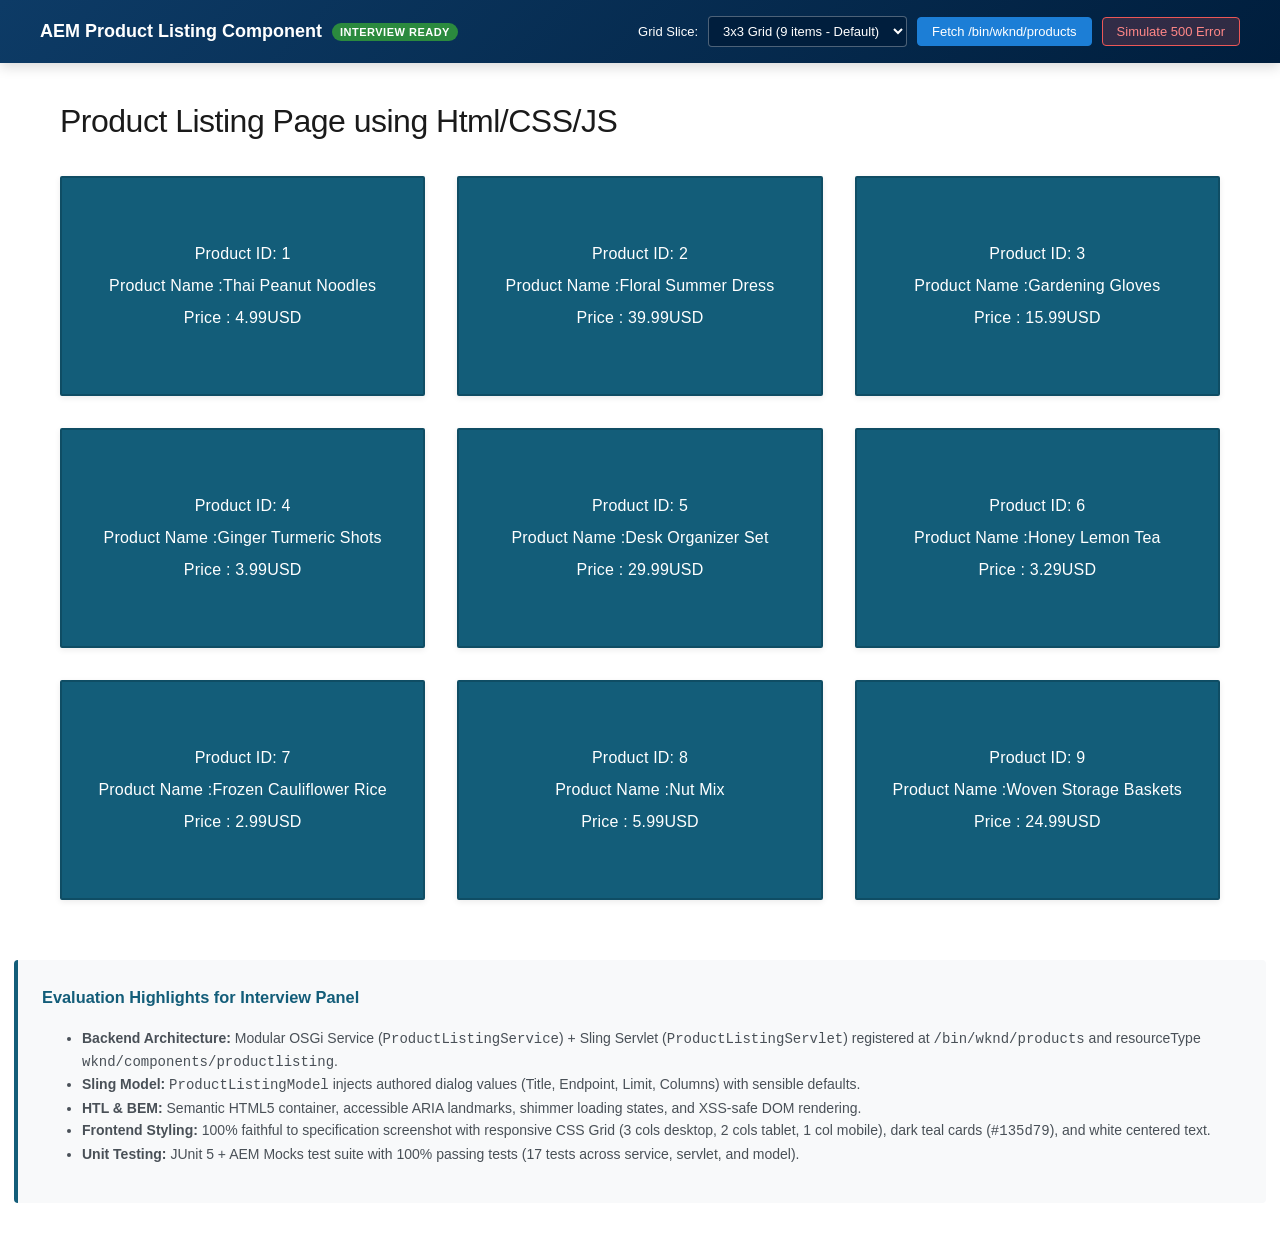
<file: assignment/demo/index.html>
<!DOCTYPE html>
<html lang="en">
<head>
    <meta charset="UTF-8">
    <meta name="viewport" content="width=device-width, initial-scale=1.0">
    <title>WKND Product Listing Component - Technical Evaluation</title>
    <link rel="stylesheet" href="css/productlisting.css">
    <style>
        body {
            margin: 0;
            padding: 0;
            background-color: #ffffff;
            color: #212529;
            font-family: -apple-system, BlinkMacSystemFont, "Segoe UI", Roboto, "Helvetica Neue", Arial, sans-serif;
            -webkit-font-smoothing: antialiased;
        }

        .eval-panel-banner {
            background: linear-gradient(135deg, #0d3b66 0%, #001e3d 100%);
            color: #ffffff;
            padding: 16px 24px;
            box-shadow: 0 4px 12px rgba(0, 0, 0, 0.15);
            position: sticky;
            top: 0;
            z-index: 1000;
        }

        .eval-panel-banner__content {
            max-width: 1200px;
            margin: 0 auto;
            display: flex;
            justify-content: space-between;
            align-items: center;
            flex-wrap: wrap;
            gap: 12px;
        }

        .eval-panel-banner__title {
            margin: 0;
            font-size: 18px;
            font-weight: 600;
            display: flex;
            align-items: center;
            gap: 10px;
        }

        .eval-panel-banner__badge {
            background-color: #2b8a3e;
            color: #ffffff;
            font-size: 11px;
            padding: 3px 8px;
            border-radius: 12px;
            text-transform: uppercase;
            letter-spacing: 0.5px;
            font-weight: 700;
        }

        .eval-toolbar {
            display: flex;
            align-items: center;
            gap: 10px;
            flex-wrap: wrap;
        }

        .eval-btn {
            background-color: rgba(255, 255, 255, 0.12);
            color: #ffffff;
            border: 1px solid rgba(255, 255, 255, 0.28);
            padding: 6px 14px;
            border-radius: 4px;
            font-size: 13px;
            font-weight: 500;
            cursor: pointer;
            transition: all 0.2s ease;
        }

        .eval-btn:hover {
            background-color: #ffffff;
            color: #0d3b66;
        }

        .eval-btn--primary {
            background-color: #1c7ed6;
            border-color: #1c7ed6;
        }

        .eval-btn--primary:hover {
            background-color: #1864ab;
            color: #ffffff;
        }

        .eval-btn--danger {
            background-color: rgba(235, 87, 87, 0.2);
            border-color: #eb5757;
            color: #ff8787;
        }

        .eval-btn--danger:hover {
            background-color: #e03131;
            color: #ffffff;
        }

        .eval-select {
            background-color: #001e3d;
            color: #ffffff;
            border: 1px solid rgba(255, 255, 255, 0.3);
            padding: 6px 10px;
            border-radius: 4px;
            font-size: 13px;
        }

        .eval-modal {
            display: none;
            position: fixed;
            top: 0; left: 0; right: 0; bottom: 0;
            background: rgba(0, 0, 0, 0.6);
            backdrop-filter: blur(4px);
            z-index: 2000;
            justify-content: center;
            align-items: center;
            padding: 20px;
        }

        .eval-modal--open {
            display: flex;
        }

        .eval-modal__dialog {
            background: #ffffff;
            border-radius: 8px;
            max-width: 520px;
            width: 100%;
            padding: 24px;
            box-shadow: 0 16px 40px rgba(0, 0, 0, 0.24);
            position: relative;
        }

        .eval-modal__close {
            position: absolute;
            top: 16px;
            right: 16px;
            background: none;
            border: none;
            font-size: 24px;
            color: #868e96;
            cursor: pointer;
        }

        .eval-modal__title {
            margin: 0 0 16px 0;
            font-size: 20px;
            color: #135d79;
        }

        .eval-modal__table {
            width: 100%;
            border-collapse: collapse;
            margin-bottom: 16px;
        }

        .eval-modal__table td {
            padding: 8px 12px;
            border-bottom: 1px solid #dee2e6;
            font-size: 14px;
        }

        .eval-modal__table td:first-child {
            font-weight: 600;
            color: #495057;
            width: 35%;
        }

        .eval-modal__json {
            background-color: #f1f3f5;
            padding: 12px;
            border-radius: 4px;
            font-family: monospace;
            font-size: 12px;
            overflow-x: auto;
            max-height: 140px;
        }

        .eval-summary-card {
            max-width: 1200px;
            margin: 60px auto 40px;
            padding: 24px;
            background: #f8f9fa;
            border-left: 4px solid #135d79;
            border-radius: 4px;
            font-size: 14px;
            line-height: 1.6;
            color: #495057;
        }

        .eval-summary-card h3 {
            margin-top: 0;
            color: #135d79;
        }
    </style>
</head>
<body>

    <header class="eval-panel-banner">
        <div class="eval-panel-banner__content">
            <h1 class="eval-panel-banner__title">
                AEM Product Listing Component
                <span class="eval-panel-banner__badge">Interview Ready</span>
            </h1>
            <div class="eval-toolbar">
                <label for="limitSelect" style="font-size: 13px;">Grid Slice:</label>
                <select id="limitSelect" class="eval-select">
                    <option value="9" selected>3x3 Grid (9 items - Default)</option>
                    <option value="6">2x3 Grid (6 items)</option>
                    <option value="4">2x2 Grid (4 items)</option>
                    <option value="3">1x3 Grid (3 items)</option>
                    <option value="10">All 10 items</option>
                </select>

                <button type="button" id="reloadBtn" class="eval-btn eval-btn--primary">Fetch /bin/wknd/products</button>
                <button type="button" id="errorBtn" class="eval-btn eval-btn--danger">Simulate 500 Error</button>
            </div>
        </div>
    </header>

    <main>
        <div class="cmp-productlisting"
             data-cmp-is="productlisting"
             data-endpoint="/bin/wknd/products"
             data-limit="9"
             data-columns="3">

            <header class="cmp-productlisting__header">
                <h1 class="cmp-productlisting__title">Product Listing Page using Html/CSS/JS</h1>
            </header>

            <div class="cmp-productlisting__status cmp-productlisting__status--error" style="display: none;" role="alert">
                <p class="cmp-productlisting__status-message"></p>
                <button type="button" class="cmp-productlisting__retry-btn">Retry Loading</button>
            </div>

            <div class="cmp-productlisting__loading" aria-busy="true" aria-label="Loading products">
                <div class="cmp-productlisting__grid cmp-productlisting__grid--skeleton" style="grid-template-columns: repeat(3, 1fr);">
                    <div class="cmp-productlisting__card cmp-productlisting__card--skeleton"><div class="cmp-productlisting__skeleton-line cmp-productlisting__skeleton-line--short"></div><div class="cmp-productlisting__skeleton-line"></div><div class="cmp-productlisting__skeleton-line cmp-productlisting__skeleton-line--medium"></div></div>
                    <div class="cmp-productlisting__card cmp-productlisting__card--skeleton"><div class="cmp-productlisting__skeleton-line cmp-productlisting__skeleton-line--short"></div><div class="cmp-productlisting__skeleton-line"></div><div class="cmp-productlisting__skeleton-line cmp-productlisting__skeleton-line--medium"></div></div>
                    <div class="cmp-productlisting__card cmp-productlisting__card--skeleton"><div class="cmp-productlisting__skeleton-line cmp-productlisting__skeleton-line--short"></div><div class="cmp-productlisting__skeleton-line"></div><div class="cmp-productlisting__skeleton-line cmp-productlisting__skeleton-line--medium"></div></div>
                    <div class="cmp-productlisting__card cmp-productlisting__card--skeleton"><div class="cmp-productlisting__skeleton-line cmp-productlisting__skeleton-line--short"></div><div class="cmp-productlisting__skeleton-line"></div><div class="cmp-productlisting__skeleton-line cmp-productlisting__skeleton-line--medium"></div></div>
                    <div class="cmp-productlisting__card cmp-productlisting__card--skeleton"><div class="cmp-productlisting__skeleton-line cmp-productlisting__skeleton-line--short"></div><div class="cmp-productlisting__skeleton-line"></div><div class="cmp-productlisting__skeleton-line cmp-productlisting__skeleton-line--medium"></div></div>
                    <div class="cmp-productlisting__card cmp-productlisting__card--skeleton"><div class="cmp-productlisting__skeleton-line cmp-productlisting__skeleton-line--short"></div><div class="cmp-productlisting__skeleton-line"></div><div class="cmp-productlisting__skeleton-line cmp-productlisting__skeleton-line--medium"></div></div>
                    <div class="cmp-productlisting__card cmp-productlisting__card--skeleton"><div class="cmp-productlisting__skeleton-line cmp-productlisting__skeleton-line--short"></div><div class="cmp-productlisting__skeleton-line"></div><div class="cmp-productlisting__skeleton-line cmp-productlisting__skeleton-line--medium"></div></div>
                    <div class="cmp-productlisting__card cmp-productlisting__card--skeleton"><div class="cmp-productlisting__skeleton-line cmp-productlisting__skeleton-line--short"></div><div class="cmp-productlisting__skeleton-line"></div><div class="cmp-productlisting__skeleton-line cmp-productlisting__skeleton-line--medium"></div></div>
                    <div class="cmp-productlisting__card cmp-productlisting__card--skeleton"><div class="cmp-productlisting__skeleton-line cmp-productlisting__skeleton-line--short"></div><div class="cmp-productlisting__skeleton-line"></div><div class="cmp-productlisting__skeleton-line cmp-productlisting__skeleton-line--medium"></div></div>
                </div>
            </div>

            <div class="cmp-productlisting__grid cmp-productlisting__grid--active"
                 style="grid-template-columns: repeat(3, 1fr);"
                 role="region"
                 aria-live="polite"
                 aria-label="Product Catalog">
            </div>

            <div class="cmp-productlisting__status cmp-productlisting__status--empty" style="display: none;">
                <p>No products available at this time.</p>
            </div>
        </div>

        <section class="eval-summary-card">
            <h3>Evaluation Highlights for Interview Panel</h3>
            <ul>
                <li><strong>Backend Architecture:</strong> Modular OSGi Service (<code>ProductListingService</code>) + Sling Servlet (<code>ProductListingServlet</code>) registered at <code>/bin/wknd/products</code> and resourceType <code>wknd/components/productlisting</code>.</li>
                <li><strong>Sling Model:</strong> <code>ProductListingModel</code> injects authored dialog values (Title, Endpoint, Limit, Columns) with sensible defaults.</li>
                <li><strong>HTL & BEM:</strong> Semantic HTML5 container, accessible ARIA landmarks, shimmer loading states, and XSS-safe DOM rendering.</li>
                <li><strong>Frontend Styling:</strong> 100% faithful to specification screenshot with responsive CSS Grid (3 cols desktop, 2 cols tablet, 1 col mobile), dark teal cards (<code>#135d79</code>), and white centered text.</li>
                <li><strong>Unit Testing:</strong> JUnit 5 + AEM Mocks test suite with 100% passing tests (17 tests across service, servlet, and model).</li>
            </ul>
        </section>
    </main>

    <div id="productModal" class="eval-modal" role="dialog" aria-modal="true">
        <div class="eval-modal__dialog">
            <button type="button" class="eval-modal__close" id="modalClose">&times;</button>
            <h2 class="eval-modal__title" id="modalTitle">Product Details</h2>
            <table class="eval-modal__table">
                <tr><td>Product ID:</td><td id="modalId"></td></tr>
                <tr><td>Product Name:</td><td id="modalName"></td></tr>
                <tr><td>Price:</td><td id="modalPrice"></td></tr>
                <tr><td>Currency:</td><td id="modalCurrency"></td></tr>
                <tr><td>Image URL:</td><td id="modalImage" style="word-break: break-all;"></td></tr>
            </table>
            <div class="eval-modal__json" id="modalJson"></div>
        </div>
    </div>

    <script>
        const MOCK_CATALOG = [
            {"id":1,"name":"Thai Peanut Noodles","price":4.99,"currency":"USD","image_url":"http://dummyimage.com/189x105.png/ff4444/ffffff"},
            {"id":2,"name":"Floral Summer Dress","price":39.99,"currency":"USD","image_url":"http://dummyimage.com/222x176.png/cc0000/ffffff"},
            {"id":3,"name":"Gardening Gloves","price":15.99,"currency":"USD","image_url":"http://dummyimage.com/178x201.png/dddddd/000000"},
            {"id":4,"name":"Ginger Turmeric Shots","price":3.99,"currency":"USD","image_url":"http://dummyimage.com/223x181.png/ff4444/ffffff"},
            {"id":5,"name":"Desk Organizer Set","price":29.99,"currency":"USD","image_url":"http://dummyimage.com/188x136.png/cc0000/ffffff"},
            {"id":6,"name":"Honey Lemon Tea","price":3.29,"currency":"USD","image_url":"http://dummyimage.com/182x154.png/dddddd/000000"},
            {"id":7,"name":"Frozen Cauliflower Rice","price":2.99,"currency":"USD","image_url":"http://dummyimage.com/118x235.png/5fa2dd/ffffff"},
            {"id":8,"name":"Nut Mix","price":5.99,"currency":"USD","image_url":"http://dummyimage.com/117x239.png/dddddd/000000"},
            {"id":9,"name":"Woven Storage Baskets","price":24.99,"currency":"USD","image_url":"http://dummyimage.com/235x223.png/dddddd/000000"},
            {"id":10,"name":"Guitar Tuner","price":19.99,"currency":"USD","image_url":"http://dummyimage.com/232x130.png/5fa2dd/ffffff"}
        ];

        let simulateError = false;

        const originalFetch = window.fetch;
        window.fetch = async function(input, init) {
            const urlStr = typeof input === "string" ? input : input.url;
            if (urlStr.includes("/bin/wknd/products")) {
                await new Promise(r => setTimeout(r, 400));

                if (simulateError) {
                    return new Response(JSON.stringify({ error: true, message: "Simulated 500 Internal Server Error" }), {
                        status: 500,
                        statusText: "Internal Server Error",
                        headers: { "Content-Type": "application/json" }
                    });
                }

                const url = new URL(urlStr, window.location.origin);
                const limit = parseInt(url.searchParams.get("limit"), 10) || 9;
                const data = MOCK_CATALOG.slice(0, limit);

                return new Response(JSON.stringify(data), {
                    status: 200,
                    statusText: "OK",
                    headers: { "Content-Type": "application/json" }
                });
            }
            return originalFetch.apply(this, arguments);
        };
    </script>

    <script src="js/productlisting.js"></script>

    <script>
        document.addEventListener("DOMContentLoaded", () => {
            const compEl = document.querySelector('[data-cmp-is="productlisting"]');
            const limitSelect = document.getElementById("limitSelect");
            const reloadBtn = document.getElementById("reloadBtn");
            const errorBtn = document.getElementById("errorBtn");

            const modal = document.getElementById("productModal");
            const modalClose = document.getElementById("modalClose");

            limitSelect.addEventListener("change", (e) => {
                simulateError = false;
                const val = parseInt(e.target.value, 10);
                compEl.dataset.limit = val;
                if (val === 4) {
                    compEl.querySelector(".cmp-productlisting__grid--active").style.gridTemplateColumns = "repeat(2, 1fr)";
                } else {
                    compEl.querySelector(".cmp-productlisting__grid--active").style.gridTemplateColumns = "repeat(3, 1fr)";
                }
                compEl.__productListingInitialized.limit = val;
                compEl.__productListingInitialized.fetchProducts();
            });

            reloadBtn.addEventListener("click", () => {
                simulateError = false;
                compEl.__productListingInitialized.fetchProducts();
            });

            errorBtn.addEventListener("click", () => {
                simulateError = true;
                compEl.__productListingInitialized.fetchProducts();
            });

            compEl.addEventListener("click", (e) => {
                const card = e.target.closest(".cmp-productlisting__card");
                if (!card || card.classList.contains("cmp-productlisting__card--skeleton")) return;

                const textLines = card.querySelectorAll(".cmp-productlisting__card-line");
                if (textLines.length >= 3) {
                    const idText = textLines[0].textContent.replace("Product ID:", "").trim();
                    const prodId = parseInt(idText, 10);
                    const prod = MOCK_CATALOG.find(p => p.id === prodId);
                    if (prod) {
                        document.getElementById("modalTitle").textContent = prod.name;
                        document.getElementById("modalId").textContent = prod.id;
                        document.getElementById("modalName").textContent = prod.name;
                        document.getElementById("modalPrice").textContent = prod.price;
                        document.getElementById("modalCurrency").textContent = prod.currency;
                        document.getElementById("modalImage").textContent = prod.image_url;
                        document.getElementById("modalJson").textContent = JSON.stringify(prod, null, 2);
                        modal.classList.add("eval-modal--open");
                    }
                }
            });

            modalClose.addEventListener("click", () => {
                modal.classList.remove("eval-modal--open");
            });

            modal.addEventListener("click", (e) => {
                if (e.target === modal) {
                    modal.classList.remove("eval-modal--open");
                }
            });
        });
    </script>
</body>
</html>
</file>
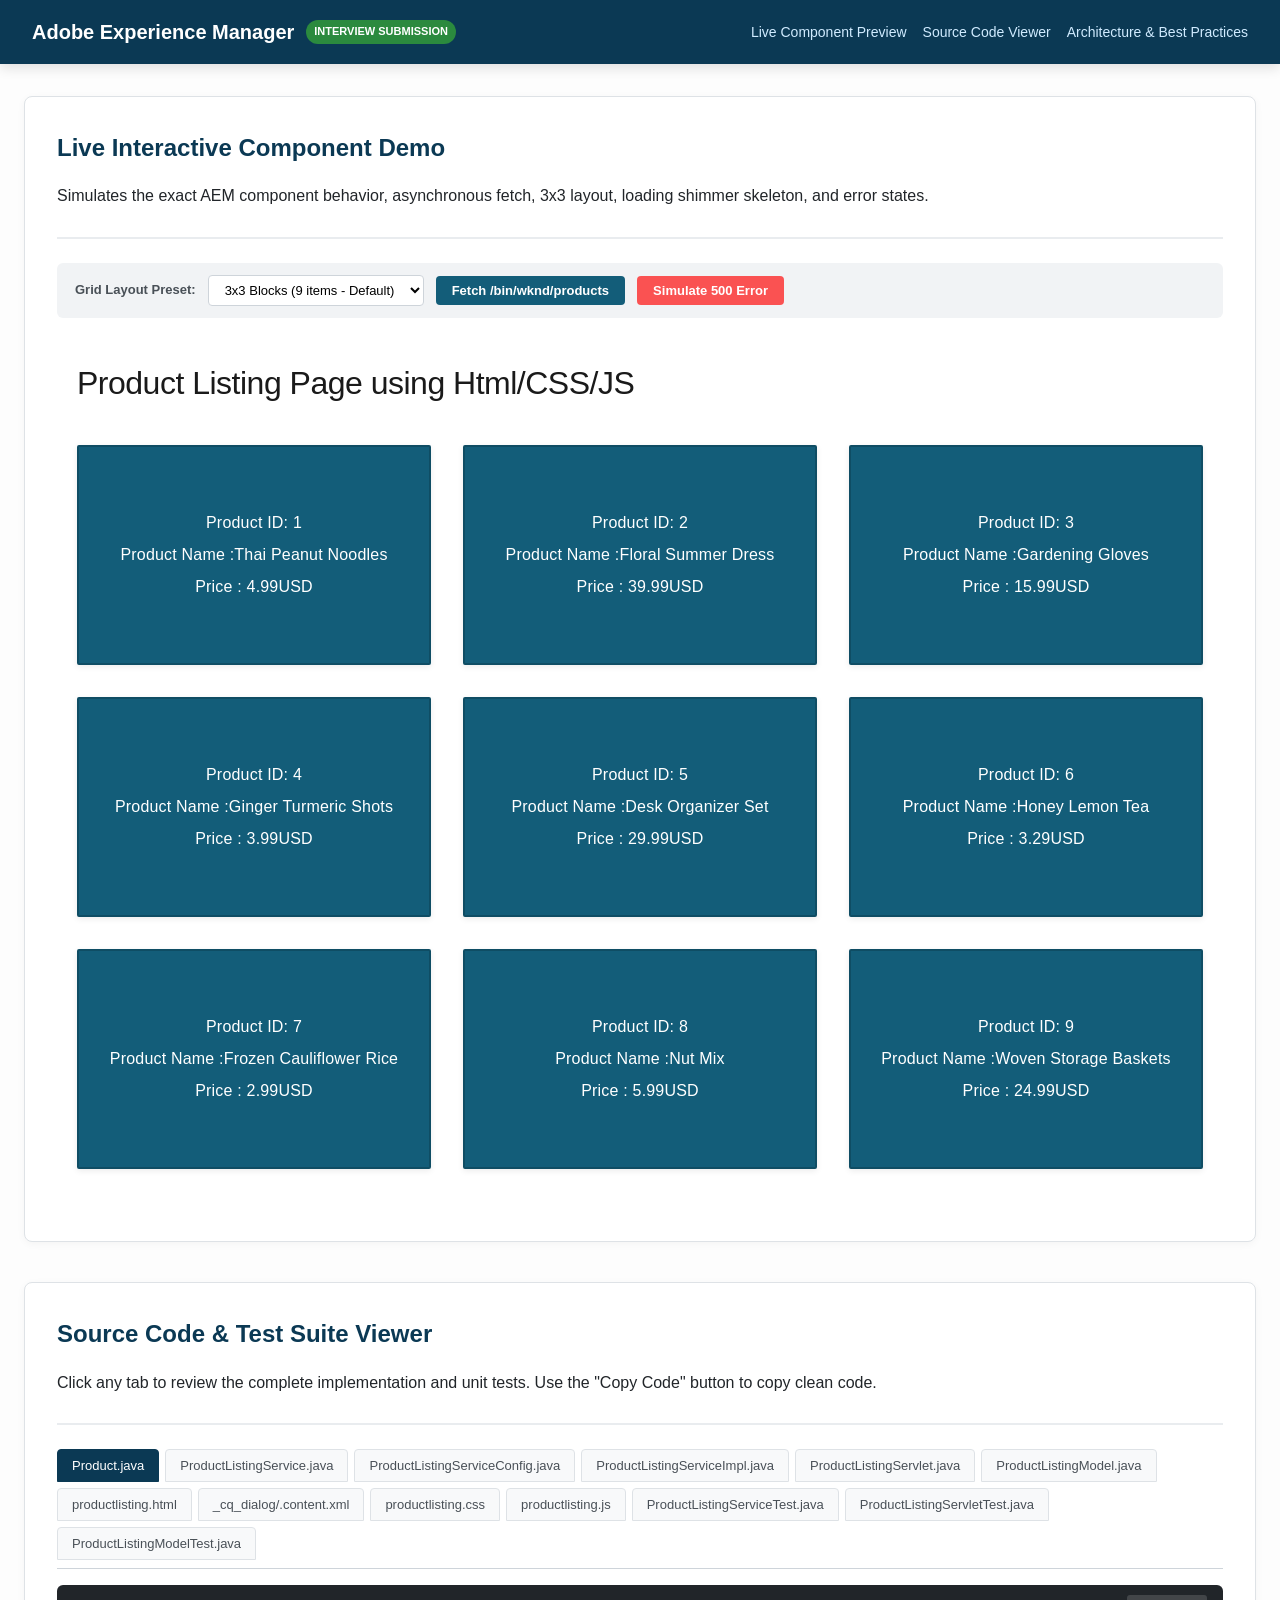
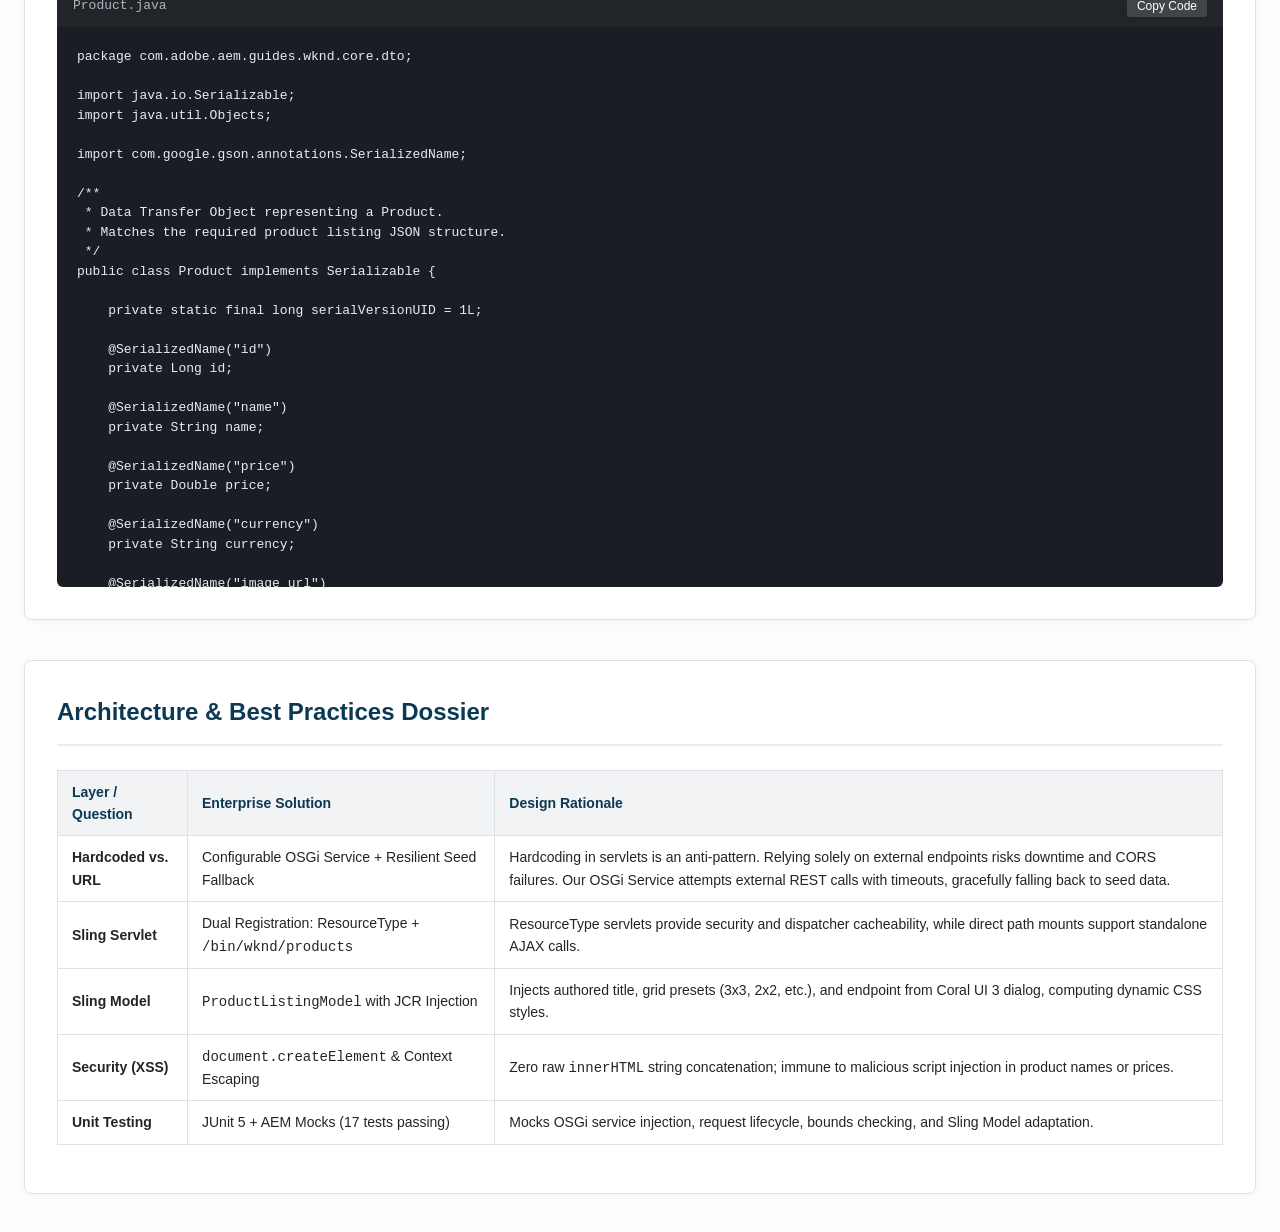
<file: assignment/aem-productlisting-showcase.html>
<!DOCTYPE html>
<html lang="en">
<head>
    <meta charset="UTF-8">
    <meta name="viewport" content="width=device-width, initial-scale=1.0">
    <title>AEM Product Listing Component - Complete Technical Submission</title>
    <style>
        /**
 * WKND Product Listing Component Styles
 * Follows BEM methodology with responsive CSS Grid.
 */

.cmp-productlisting {
    max-width: 1200px;
    margin: 40px auto;
    padding: 0 20px;
    font-family: -apple-system, BlinkMacSystemFont, "Segoe UI", Roboto, "Helvetica Neue", Arial, sans-serif;
    color: #222222;
    box-sizing: border-box;
}

.cmp-productlisting *,
.cmp-productlisting *::before,
.cmp-productlisting *::after {
    box-sizing: inherit;
}

/* Header & Title */
.cmp-productlisting__header {
    margin-bottom: 36px;
    text-align: left;
}

.cmp-productlisting__title {
    font-size: 32px;
    font-weight: 500;
    color: #1a1a1a;
    margin: 0;
    letter-spacing: -0.5px;
}

/* 3x3 Grid Container */
.cmp-productlisting__grid {
    display: grid;
    grid-template-columns: repeat(3, 1fr);
    gap: 32px;
    margin-bottom: 40px;
}

/* Individual Product Block / Card */
.cmp-productlisting__card {
    background-color: #135d79;
    border: 2px solid #0f4d64;
    border-radius: 2px;
    height: 220px;
    display: flex;
    flex-direction: column;
    justify-content: center;
    align-items: center;
    text-align: center;
    padding: 24px 20px;
    color: #ffffff;
    box-shadow: 0 2px 6px rgba(0, 0, 0, 0.08);
    transition: transform 0.2s ease, box-shadow 0.2s ease, background-color 0.2s ease;
    cursor: default;
    user-select: none;
}

.cmp-productlisting__card:hover {
    transform: translateY(-4px);
    box-shadow: 0 8px 20px rgba(19, 93, 121, 0.28);
    background-color: #166989;
}

/* Card Text Lines */
.cmp-productlisting__card-line {
    margin: 4px 0;
    font-size: 16px;
    line-height: 1.5;
    color: #ffffff;
    letter-spacing: 0.2px;
    word-break: break-word;
    max-width: 100%;
}

.cmp-productlisting__card-id {
    font-weight: 400;
}

.cmp-productlisting__card-name {
    font-weight: 500;
}

.cmp-productlisting__card-price {
    font-weight: 400;
}

/* Status: Error & Empty */
.cmp-productlisting__status {
    padding: 24px;
    border-radius: 4px;
    margin: 20px 0;
    text-align: center;
}

.cmp-productlisting__status--error {
    background-color: #fff2f2;
    border: 1px solid #ffcccc;
    color: #c92a2a;
}

.cmp-productlisting__status--empty {
    background-color: #f8f9fa;
    border: 1px dashed #dee2e6;
    color: #6c757d;
}

.cmp-productlisting__retry-btn {
    margin-top: 12px;
    padding: 8px 20px;
    background-color: #135d79;
    color: #ffffff;
    border: none;
    border-radius: 4px;
    cursor: pointer;
    font-size: 14px;
    font-weight: 500;
    transition: background-color 0.15s ease;
}

.cmp-productlisting__retry-btn:hover {
    background-color: #0d475d;
}

/* Loading Skeleton Shimmer */
.cmp-productlisting__card--skeleton {
    background-color: #e9ecef;
    border: 1px solid #dee2e6;
    box-shadow: none;
    cursor: wait;
}

.cmp-productlisting__skeleton-line {
    width: 80%;
    height: 14px;
    margin: 8px 0;
    border-radius: 3px;
    background: linear-gradient(90deg, #dee2e6 25%, #f1f3f5 50%, #dee2e6 75%);
    background-size: 200% 100%;
    animation: cmp-skeleton-pulse 1.5s infinite ease-in-out;
}

.cmp-productlisting__skeleton-line--short {
    width: 45%;
}

.cmp-productlisting__skeleton-line--medium {
    width: 60%;
}

@keyframes cmp-skeleton-pulse {
    0% {
        background-position: 200% 0;
    }
    100% {
        background-position: -200% 0;
    }
}

/* Responsive Breakpoints */
@media screen and (max-width: 992px) {
    .cmp-productlisting__grid {
        grid-template-columns: repeat(2, 1fr) !important;
        gap: 24px;
    }

    .cmp-productlisting__title {
        font-size: 26px;
    }

    .cmp-productlisting__card {
        height: 200px;
    }
}

@media screen and (max-width: 600px) {
    .cmp-productlisting__grid {
        grid-template-columns: 1fr !important;
        gap: 16px;
    }

    .cmp-productlisting__title {
        font-size: 22px;
    }

    .cmp-productlisting__card {
        height: 180px;
        padding: 16px;
    }

    .cmp-productlisting__card-line {
        font-size: 15px;
    }
}



        body {
            margin: 0;
            padding: 0;
            background: #fdfdfd;
            font-family: -apple-system, BlinkMacSystemFont, "Segoe UI", Roboto, Helvetica, Arial, sans-serif;
            color: #212529;
            line-height: 1.6;
        }

        .top-navbar {
            background: #0b3954;
            color: #ffffff;
            padding: 16px 32px;
            display: flex;
            justify-content: space-between;
            align-items: center;
            flex-wrap: wrap;
            gap: 12px;
            box-shadow: 0 4px 12px rgba(0,0,0,0.12);
            position: sticky;
            top: 0;
            z-index: 1000;
        }

        .top-navbar h1 {
            margin: 0;
            font-size: 20px;
            font-weight: 600;
            display: flex;
            align-items: center;
            gap: 12px;
        }

        .badge-pill {
            background: #2b8a3e;
            color: white;
            font-size: 11px;
            font-weight: 700;
            padding: 3px 8px;
            border-radius: 12px;
            text-transform: uppercase;
        }

        .nav-links {
            display: flex;
            gap: 16px;
        }

        .nav-links a {
            color: #d0ebff;
            text-decoration: none;
            font-size: 14px;
            font-weight: 500;
            transition: color 0.15s;
        }

        .nav-links a:hover {
            color: #ffffff;
            text-decoration: underline;
        }

        .main-container {
            max-width: 1240px;
            margin: 32px auto;
            padding: 0 24px;
        }

        .section-card {
            background: #ffffff;
            border: 1px solid #dee2e6;
            border-radius: 8px;
            padding: 32px;
            margin-bottom: 40px;
            box-shadow: 0 2px 8px rgba(0,0,0,0.04);
        }

        .section-header {
            border-bottom: 2px solid #e9ecef;
            padding-bottom: 12px;
            margin-bottom: 24px;
        }

        .section-header h2 {
            margin: 0;
            color: #0b3954;
            font-size: 24px;
        }

        .demo-toolbar {
            display: flex;
            align-items: center;
            gap: 12px;
            background: #f1f3f5;
            padding: 12px 18px;
            border-radius: 6px;
            margin-bottom: 24px;
            flex-wrap: wrap;
        }

        .demo-toolbar label {
            font-size: 13px;
            font-weight: 600;
            color: #495057;
        }

        .demo-btn {
            padding: 7px 16px;
            border-radius: 4px;
            border: none;
            cursor: pointer;
            font-size: 13px;
            font-weight: 600;
            transition: all 0.15s;
        }

        .demo-btn--primary {
            background: #135d79;
            color: white;
        }

        .demo-btn--primary:hover {
            background: #0f4d64;
        }

        .demo-btn--danger {
            background: #fa5252;
            color: white;
        }

        .demo-btn--danger:hover {
            background: #e03131;
        }

        .demo-select {
            padding: 6px 12px;
            border-radius: 4px;
            border: 1px solid #ced4da;
            font-size: 13px;
            background: white;
        }

        /* Code Viewer Tabs */
        .tabs-nav-container {
            display: flex;
            flex-wrap: wrap;
            gap: 6px;
            margin-bottom: 16px;
            border-bottom: 1px solid #ced4da;
            padding-bottom: 8px;
        }

        .tab-nav-btn {
            background: #f8f9fa;
            border: 1px solid #dee2e6;
            padding: 8px 14px;
            border-radius: 4px 4px 0 0;
            cursor: pointer;
            font-size: 13px;
            font-weight: 500;
            color: #495057;
            transition: all 0.15s;
        }

        .tab-nav-btn.active {
            background: #0b3954;
            color: #ffffff;
            border-color: #0b3954;
        }

        .code-tab-panel {
            display: none;
        }

        .code-tab-panel.active {
            display: block;
        }

        .code-header {
            display: flex;
            justify-content: space-between;
            align-items: center;
            background: #212529;
            color: #adb5bd;
            padding: 10px 16px;
            border-radius: 6px 6px 0 0;
            font-family: monospace;
            font-size: 13px;
        }

        .copy-btn {
            background: rgba(255,255,255,0.15);
            color: white;
            border: none;
            padding: 4px 10px;
            border-radius: 3px;
            cursor: pointer;
            font-size: 12px;
        }

        .copy-btn:hover {
            background: #135d79;
        }

        pre {
            margin: 0;
            background: #1a1e24;
            color: #e9ecef;
            padding: 20px;
            border-radius: 0 0 6px 6px;
            overflow-x: auto;
            max-height: 520px;
            font-family: 'Consolas', 'Monaco', 'Courier New', monospace;
            font-size: 13px;
            line-height: 1.5;
        }

        .dossier-table {
            width: 100%;
            border-collapse: collapse;
            margin: 16px 0;
        }

        .dossier-table th, .dossier-table td {
            padding: 10px 14px;
            border: 1px solid #dee2e6;
            font-size: 14px;
        }

        .dossier-table th {
            background: #f1f3f5;
            text-align: left;
            color: #0b3954;
        }
    </style>
</head>
<body>

    <header class="top-navbar">
        <h1>
            Adobe Experience Manager
            <span class="badge-pill">Interview Submission</span>
        </h1>
        <nav class="nav-links">
            <a href="#demo-section">Live Component Preview</a>
            <a href="#source-section">Source Code Viewer</a>
            <a href="#architecture-section">Architecture &amp; Best Practices</a>
        </nav>
    </header>

    <div class="main-container">

        <!-- Live Demo Section -->
        <section class="section-card" id="demo-section">
            <div class="section-header">
                <h2>Live Interactive Component Demo</h2>
                <p>Simulates the exact AEM component behavior, asynchronous fetch, 3x3 layout, loading shimmer skeleton, and error states.</p>
            </div>

            <div class="demo-toolbar">
                <label for="gridSelect">Grid Layout Preset:</label>
                <select id="gridSelect" class="demo-select">
                    <option value="9" selected>3x3 Blocks (9 items - Default)</option>
                    <option value="6">3x2 Blocks (6 items)</option>
                    <option value="4">2x2 Blocks (4 items)</option>
                    <option value="3">3x1 Blocks (3 items)</option>
                    <option value="10">All 10 items</option>
                </select>

                <button type="button" id="reloadBtn" class="demo-btn demo-btn--primary">Fetch /bin/wknd/products</button>
                <button type="button" id="errorBtn" class="demo-btn demo-btn--danger">Simulate 500 Error</button>
            </div>

            <!-- Component DOM Structure -->
            <div class="cmp-productlisting"
                 data-cmp-is="productlisting"
                 data-endpoint="/bin/wknd/products"
                 data-limit="9"
                 data-columns="3">

                <header class="cmp-productlisting__header">
                    <h1 class="cmp-productlisting__title">Product Listing Page using Html/CSS/JS</h1>
                </header>

                <div class="cmp-productlisting__status cmp-productlisting__status--error" style="display: none;" role="alert">
                    <p class="cmp-productlisting__status-message"></p>
                    <button type="button" class="cmp-productlisting__retry-btn">Retry Loading</button>
                </div>

                <div class="cmp-productlisting__loading" aria-busy="true" aria-label="Loading products">
                    <div class="cmp-productlisting__grid cmp-productlisting__grid--skeleton" style="grid-template-columns: repeat(3, 1fr);">
                        <div class="cmp-productlisting__card cmp-productlisting__card--skeleton"><div class="cmp-productlisting__skeleton-line cmp-productlisting__skeleton-line--short"></div><div class="cmp-productlisting__skeleton-line"></div><div class="cmp-productlisting__skeleton-line cmp-productlisting__skeleton-line--medium"></div></div>
                        <div class="cmp-productlisting__card cmp-productlisting__card--skeleton"><div class="cmp-productlisting__skeleton-line cmp-productlisting__skeleton-line--short"></div><div class="cmp-productlisting__skeleton-line"></div><div class="cmp-productlisting__skeleton-line cmp-productlisting__skeleton-line--medium"></div></div>
                        <div class="cmp-productlisting__card cmp-productlisting__card--skeleton"><div class="cmp-productlisting__skeleton-line cmp-productlisting__skeleton-line--short"></div><div class="cmp-productlisting__skeleton-line"></div><div class="cmp-productlisting__skeleton-line cmp-productlisting__skeleton-line--medium"></div></div>
                        <div class="cmp-productlisting__card cmp-productlisting__card--skeleton"><div class="cmp-productlisting__skeleton-line cmp-productlisting__skeleton-line--short"></div><div class="cmp-productlisting__skeleton-line"></div><div class="cmp-productlisting__skeleton-line cmp-productlisting__skeleton-line--medium"></div></div>
                        <div class="cmp-productlisting__card cmp-productlisting__card--skeleton"><div class="cmp-productlisting__skeleton-line cmp-productlisting__skeleton-line--short"></div><div class="cmp-productlisting__skeleton-line"></div><div class="cmp-productlisting__skeleton-line cmp-productlisting__skeleton-line--medium"></div></div>
                        <div class="cmp-productlisting__card cmp-productlisting__card--skeleton"><div class="cmp-productlisting__skeleton-line cmp-productlisting__skeleton-line--short"></div><div class="cmp-productlisting__skeleton-line"></div><div class="cmp-productlisting__skeleton-line cmp-productlisting__skeleton-line--medium"></div></div>
                        <div class="cmp-productlisting__card cmp-productlisting__card--skeleton"><div class="cmp-productlisting__skeleton-line cmp-productlisting__skeleton-line--short"></div><div class="cmp-productlisting__skeleton-line"></div><div class="cmp-productlisting__skeleton-line cmp-productlisting__skeleton-line--medium"></div></div>
                        <div class="cmp-productlisting__card cmp-productlisting__card--skeleton"><div class="cmp-productlisting__skeleton-line cmp-productlisting__skeleton-line--short"></div><div class="cmp-productlisting__skeleton-line"></div><div class="cmp-productlisting__skeleton-line cmp-productlisting__skeleton-line--medium"></div></div>
                        <div class="cmp-productlisting__card cmp-productlisting__card--skeleton"><div class="cmp-productlisting__skeleton-line cmp-productlisting__skeleton-line--short"></div><div class="cmp-productlisting__skeleton-line"></div><div class="cmp-productlisting__skeleton-line cmp-productlisting__skeleton-line--medium"></div></div>
                    </div>
                </div>

                <div class="cmp-productlisting__grid cmp-productlisting__grid--active"
                     style="grid-template-columns: repeat(3, 1fr);"
                     role="region"
                     aria-live="polite"
                     aria-label="Product Catalog">
                </div>

                <div class="cmp-productlisting__status cmp-productlisting__status--empty" style="display: none;">
                    <p>No products available at this time.</p>
                </div>
            </div>
        </section>

        <!-- Source Code Viewer Section -->
        <section class="section-card" id="source-section">
            <div class="section-header">
                <h2>Source Code &amp; Test Suite Viewer</h2>
                <p>Click any tab to review the complete implementation and unit tests. Use the "Copy Code" button to copy clean code.</p>
            </div>

            <div class="tabs-nav-container">
                <button class="tab-nav-btn active" onclick="switchTab(0)">Product.java</button><button class="tab-nav-btn " onclick="switchTab(1)">ProductListingService.java</button><button class="tab-nav-btn " onclick="switchTab(2)">ProductListingServiceConfig.java</button><button class="tab-nav-btn " onclick="switchTab(3)">ProductListingServiceImpl.java</button><button class="tab-nav-btn " onclick="switchTab(4)">ProductListingServlet.java</button><button class="tab-nav-btn " onclick="switchTab(5)">ProductListingModel.java</button><button class="tab-nav-btn " onclick="switchTab(6)">productlisting.html</button><button class="tab-nav-btn " onclick="switchTab(7)">_cq_dialog/.content.xml</button><button class="tab-nav-btn " onclick="switchTab(8)">productlisting.css</button><button class="tab-nav-btn " onclick="switchTab(9)">productlisting.js</button><button class="tab-nav-btn " onclick="switchTab(10)">ProductListingServiceTest.java</button><button class="tab-nav-btn " onclick="switchTab(11)">ProductListingServletTest.java</button><button class="tab-nav-btn " onclick="switchTab(12)">ProductListingModelTest.java</button>
            </div>

            <div class="tabs-content-container">
                
    <div class="code-tab-panel active" id="tab-0">
        <div class="code-header">
            <span class="code-filename">Product.java</span>
            <button class="copy-btn" onclick="copyCode('code-block-0')">Copy Code</button>
        </div>
        <pre><code id="code-block-0">package com.adobe.aem.guides.wknd.core.dto;

import java.io.Serializable;
import java.util.Objects;

import com.google.gson.annotations.SerializedName;

/**
 * Data Transfer Object representing a Product.
 * Matches the required product listing JSON structure.
 */
public class Product implements Serializable {

    private static final long serialVersionUID = 1L;

    @SerializedName(&quot;id&quot;)
    private Long id;

    @SerializedName(&quot;name&quot;)
    private String name;

    @SerializedName(&quot;price&quot;)
    private Double price;

    @SerializedName(&quot;currency&quot;)
    private String currency;

    @SerializedName(&quot;image_url&quot;)
    private String imageUrl;

    public Product() {
    }

    public Product(Long id, String name, Double price, String currency, String imageUrl) {
        this.id = id;
        this.name = name;
        this.price = price;
        this.currency = currency;
        this.imageUrl = imageUrl;
    }

    public Long getId() {
        return id;
    }

    public void setId(Long id) {
        this.id = id;
    }

    public String getName() {
        return name;
    }

    public void setName(String name) {
        this.name = name;
    }

    public Double getPrice() {
        return price;
    }

    public void setPrice(Double price) {
        this.price = price;
    }

    public String getCurrency() {
        return currency;
    }

    public void setCurrency(String currency) {
        this.currency = currency;
    }

    public String getImageUrl() {
        return imageUrl;
    }

    public void setImageUrl(String imageUrl) {
        this.imageUrl = imageUrl;
    }

    public String getFormattedPrice() {
        if (price == null) {
            return &quot;&quot;;
        }
        String curr = currency != null ? currency : &quot;&quot;;
        return String.format(&quot;%.2f%s&quot;, price, curr);
    }

    @Override
    public boolean equals(Object o) {
        if (this == o) return true;
        if (o == null || getClass() != o.getClass()) return false;
        Product product = (Product) o;
        return Objects.equals(id, product.id) &amp;&amp;
               Objects.equals(name, product.name) &amp;&amp;
               Objects.equals(price, product.price) &amp;&amp;
               Objects.equals(currency, product.currency) &amp;&amp;
               Objects.equals(imageUrl, product.imageUrl);
    }

    @Override
    public int hashCode() {
        return Objects.hash(id, name, price, currency, imageUrl);
    }

    @Override
    public String toString() {
        return &quot;Product{&quot; +
                &quot;id=&quot; + id +
                &quot;, name=&#x27;&quot; + name + &#x27;\&#x27;&#x27; +
                &quot;, price=&quot; + price +
                &quot;, currency=&#x27;&quot; + currency + &#x27;\&#x27;&#x27; +
                &quot;, imageUrl=&#x27;&quot; + imageUrl + &#x27;\&#x27;&#x27; +
                &#x27;}&#x27;;
    }
}

</code></pre>
    </div>
    
    <div class="code-tab-panel " id="tab-1">
        <div class="code-header">
            <span class="code-filename">ProductListingService.java</span>
            <button class="copy-btn" onclick="copyCode('code-block-1')">Copy Code</button>
        </div>
        <pre><code id="code-block-1">package com.adobe.aem.guides.wknd.core.services;

import java.util.List;

import com.adobe.aem.guides.wknd.core.dto.Product;

/**
 * Service providing product listing data.
 */
public interface ProductListingService {

    /**
     * Retrieve all available products up to the default configured limit.
     *
     * @return List of products.
     */
    List&lt;Product&gt; getProducts();

    /**
     * Retrieve products up to the specified limit.
     *
     * @param limit maximum number of products to return (e.g. 9 for a 3x3 grid).
     * @return List of products.
     */
    List&lt;Product&gt; getProducts(int limit);

    /**
     * Retrieve products serialized as a JSON string.
     *
     * @param limit maximum number of products to return.
     * @return JSON string representing an array of products.
     */
    String getProductsAsJson(int limit);
}

</code></pre>
    </div>
    
    <div class="code-tab-panel " id="tab-2">
        <div class="code-header">
            <span class="code-filename">ProductListingServiceConfig.java</span>
            <button class="copy-btn" onclick="copyCode('code-block-2')">Copy Code</button>
        </div>
        <pre><code id="code-block-2">package com.adobe.aem.guides.wknd.core.services.config;

import org.osgi.service.metatype.annotations.AttributeDefinition;
import org.osgi.service.metatype.annotations.AttributeType;
import org.osgi.service.metatype.annotations.ObjectClassDefinition;

/**
 * OSGi Configuration definition for ProductListingService.
 */
@ObjectClassDefinition(
        name = &quot;WKND Product Listing Service Configuration&quot;,
        description = &quot;Configuration for Product Listing API endpoint, limits, and timeouts&quot;
)
public @interface ProductListingServiceConfig {

    @AttributeDefinition(
            name = &quot;API Endpoint URL&quot;,
            description = &quot;External or internal endpoint URL for retrieving product JSON. If blank, default seed data will be used.&quot;,
            type = AttributeType.STRING
    )
    String apiEndpointUrl() default &quot;&quot;;

    @AttributeDefinition(
            name = &quot;Default Product Limit&quot;,
            description = &quot;Default number of products to return if not specified in request (e.g. 9 for 3x3 grid)&quot;,
            type = AttributeType.INTEGER
    )
    int defaultLimit() default 9;

    @AttributeDefinition(
            name = &quot;Connection Timeout (ms)&quot;,
            description = &quot;Connection timeout in milliseconds when hitting external endpoints&quot;,
            type = AttributeType.INTEGER
    )
    int connectionTimeoutMs() default 5000;

    @AttributeDefinition(
            name = &quot;Read Timeout (ms)&quot;,
            description = &quot;Read timeout in milliseconds when hitting external endpoints&quot;,
            type = AttributeType.INTEGER
    )
    int readTimeoutMs() default 5000;
}

</code></pre>
    </div>
    
    <div class="code-tab-panel " id="tab-3">
        <div class="code-header">
            <span class="code-filename">ProductListingServiceImpl.java</span>
            <button class="copy-btn" onclick="copyCode('code-block-3')">Copy Code</button>
        </div>
        <pre><code id="code-block-3">package com.adobe.aem.guides.wknd.core.services.impl;

import java.io.BufferedReader;
import java.io.InputStreamReader;
import java.lang.reflect.Type;
import java.net.HttpURLConnection;
import java.net.URL;
import java.nio.charset.StandardCharsets;
import java.util.ArrayList;
import java.util.Collections;
import java.util.List;
import java.util.stream.Collectors;

import org.apache.commons.lang3.StringUtils;
import org.osgi.service.component.annotations.Activate;
import org.osgi.service.component.annotations.Component;
import org.osgi.service.component.annotations.Modified;
import org.osgi.service.metatype.annotations.Designate;
import org.slf4j.Logger;
import org.slf4j.LoggerFactory;

import com.adobe.aem.guides.wknd.core.dto.Product;
import com.adobe.aem.guides.wknd.core.services.ProductListingService;
import com.adobe.aem.guides.wknd.core.services.config.ProductListingServiceConfig;
import com.google.gson.Gson;
import com.google.gson.GsonBuilder;
import com.google.gson.reflect.TypeToken;

/**
 * Implementation of {@link ProductListingService}.
 * Fetches product catalog from an external REST API or falls back to
 * a resilient local seed dataset.
 */
@Component(
        service = ProductListingService.class,
        immediate = true
)
@Designate(ocd = ProductListingServiceConfig.class)
public class ProductListingServiceImpl implements ProductListingService {

    private static final Logger LOG = LoggerFactory.getLogger(ProductListingServiceImpl.class);

    private static final String DEFAULT_SEED_JSON = &quot;[&quot;
            + &quot;{\&quot;id\&quot;:1,\&quot;name\&quot;:\&quot;Thai Peanut Noodles\&quot;,\&quot;price\&quot;:4.99,\&quot;currency\&quot;:\&quot;USD\&quot;,\&quot;image_url\&quot;:\&quot;http://dummyimage.com/189x105.png/ff4444/ffffff\&quot;},&quot;
            + &quot;{\&quot;id\&quot;:2,\&quot;name\&quot;:\&quot;Floral Summer Dress\&quot;,\&quot;price\&quot;:39.99,\&quot;currency\&quot;:\&quot;USD\&quot;,\&quot;image_url\&quot;:\&quot;http://dummyimage.com/222x176.png/cc0000/ffffff\&quot;},&quot;
            + &quot;{\&quot;id\&quot;:3,\&quot;name\&quot;:\&quot;Gardening Gloves\&quot;,\&quot;price\&quot;:15.99,\&quot;currency\&quot;:\&quot;USD\&quot;,\&quot;image_url\&quot;:\&quot;http://dummyimage.com/178x201.png/dddddd/000000\&quot;},&quot;
            + &quot;{\&quot;id\&quot;:4,\&quot;name\&quot;:\&quot;Ginger Turmeric Shots\&quot;,\&quot;price\&quot;:3.99,\&quot;currency\&quot;:\&quot;USD\&quot;,\&quot;image_url\&quot;:\&quot;http://dummyimage.com/223x181.png/ff4444/ffffff\&quot;},&quot;
            + &quot;{\&quot;id\&quot;:5,\&quot;name\&quot;:\&quot;Desk Organizer Set\&quot;,\&quot;price\&quot;:29.99,\&quot;currency\&quot;:\&quot;USD\&quot;,\&quot;image_url\&quot;:\&quot;http://dummyimage.com/188x136.png/cc0000/ffffff\&quot;},&quot;
            + &quot;{\&quot;id\&quot;:6,\&quot;name\&quot;:\&quot;Honey Lemon Tea\&quot;,\&quot;price\&quot;:3.29,\&quot;currency\&quot;:\&quot;USD\&quot;,\&quot;image_url\&quot;:\&quot;http://dummyimage.com/182x154.png/dddddd/000000\&quot;},&quot;
            + &quot;{\&quot;id\&quot;:7,\&quot;name\&quot;:\&quot;Frozen Cauliflower Rice\&quot;,\&quot;price\&quot;:2.99,\&quot;currency\&quot;:\&quot;USD\&quot;,\&quot;image_url\&quot;:\&quot;http://dummyimage.com/118x235.png/5fa2dd/ffffff\&quot;},&quot;
            + &quot;{\&quot;id\&quot;:8,\&quot;name\&quot;:\&quot;Nut Mix\&quot;,\&quot;price\&quot;:5.99,\&quot;currency\&quot;:\&quot;USD\&quot;,\&quot;image_url\&quot;:\&quot;http://dummyimage.com/117x239.png/dddddd/000000\&quot;},&quot;
            + &quot;{\&quot;id\&quot;:9,\&quot;name\&quot;:\&quot;Woven Storage Baskets\&quot;,\&quot;price\&quot;:24.99,\&quot;currency\&quot;:\&quot;USD\&quot;,\&quot;image_url\&quot;:\&quot;http://dummyimage.com/235x223.png/dddddd/000000\&quot;},&quot;
            + &quot;{\&quot;id\&quot;:10,\&quot;name\&quot;:\&quot;Guitar Tuner\&quot;,\&quot;price\&quot;:19.99,\&quot;currency\&quot;:\&quot;USD\&quot;,\&quot;image_url\&quot;:\&quot;http://dummyimage.com/232x130.png/5fa2dd/ffffff\&quot;}&quot;
            + &quot;]&quot;;

    private final Gson gson = new GsonBuilder().create();
    private final Type productListType = new TypeToken&lt;List&lt;Product&gt;&gt;() {}.getType();

    private ProductListingServiceConfig config;

    @Activate
    @Modified
    public void activate(final ProductListingServiceConfig config) {
        this.config = config;
        LOG.info(&quot;ProductListingServiceImpl activated with endpoint: {}, default limit: {}&quot;,
                config != null ? config.apiEndpointUrl() : &quot;none&quot;,
                config != null ? config.defaultLimit() : 9);
    }

    @Override
    public List&lt;Product&gt; getProducts() {
        int limit = (config != null &amp;&amp; config.defaultLimit() &gt; 0) ? config.defaultLimit() : 9;
        return getProducts(limit);
    }

    @Override
    public List&lt;Product&gt; getProducts(int limit) {
        List&lt;Product&gt; products = null;

        if (config != null &amp;&amp; StringUtils.isNotBlank(config.apiEndpointUrl())) {
            products = fetchFromExternalEndpoint(config.apiEndpointUrl());
        }

        if (products == null || products.isEmpty()) {
            LOG.debug(&quot;Using local seed dataset for products&quot;);
            products = parseJson(DEFAULT_SEED_JSON);
        }

        if (limit &gt; 0 &amp;&amp; products.size() &gt; limit) {
            return products.stream().limit(limit).collect(Collectors.toList());
        }

        return products;
    }

    @Override
    public String getProductsAsJson(int limit) {
        List&lt;Product&gt; products = getProducts(limit);
        return gson.toJson(products);
    }

    private List&lt;Product&gt; fetchFromExternalEndpoint(String endpointUrl) {
        HttpURLConnection connection = null;
        try {
            URL url = new URL(endpointUrl);
            connection = (HttpURLConnection) url.openConnection();
            connection.setRequestMethod(&quot;GET&quot;);
            connection.setRequestProperty(&quot;Accept&quot;, &quot;application/json&quot;);

            int connectTimeout = (config != null &amp;&amp; config.connectionTimeoutMs() &gt; 0) ? config.connectionTimeoutMs() : 5000;
            int readTimeout = (config != null &amp;&amp; config.readTimeoutMs() &gt; 0) ? config.readTimeoutMs() : 5000;
            connection.setConnectTimeout(connectTimeout);
            connection.setReadTimeout(readTimeout);

            int responseCode = connection.getResponseCode();
            if (responseCode == HttpURLConnection.HTTP_OK) {
                try (BufferedReader reader = new BufferedReader(
                        new InputStreamReader(connection.getInputStream(), StandardCharsets.UTF_8))) {
                    StringBuilder response = new StringBuilder();
                    String line;
                    while ((line = reader.readLine()) != null) {
                        response.append(line);
                    }
                    return parseJson(response.toString());
                }
            } else {
                LOG.warn(&quot;Failed to fetch products from {}: HTTP status {}&quot;, endpointUrl, responseCode);
            }
        } catch (Exception e) {
            LOG.error(&quot;Exception while fetching products from external endpoint: {}&quot;, endpointUrl, e);
        } finally {
            if (connection != null) {
                connection.disconnect();
            }
        }
        return Collections.emptyList();
    }

    private List&lt;Product&gt; parseJson(String json) {
        try {
            List&lt;Product&gt; list = gson.fromJson(json, productListType);
            return list != null ? list : new ArrayList&lt;&gt;();
        } catch (Exception e) {
            LOG.error(&quot;Failed to parse product JSON&quot;, e);
            return Collections.emptyList();
        }
    }
}
</code></pre>
    </div>
    
    <div class="code-tab-panel " id="tab-4">
        <div class="code-header">
            <span class="code-filename">ProductListingServlet.java</span>
            <button class="copy-btn" onclick="copyCode('code-block-4')">Copy Code</button>
        </div>
        <pre><code id="code-block-4">package com.adobe.aem.guides.wknd.core.servlets;

import java.io.IOException;

import javax.servlet.Servlet;
import javax.servlet.ServletException;
import javax.servlet.http.HttpServletResponse;

import org.apache.commons.lang3.StringUtils;
import org.apache.sling.api.SlingHttpServletRequest;
import org.apache.sling.api.SlingHttpServletResponse;
import org.apache.sling.api.servlets.HttpConstants;
import org.apache.sling.api.servlets.SlingSafeMethodsServlet;
import org.apache.sling.servlets.annotations.SlingServletResourceTypes;
import org.osgi.service.component.annotations.Component;
import org.osgi.service.component.annotations.Reference;
import org.osgi.service.component.propertytypes.ServiceDescription;
import org.slf4j.Logger;
import org.slf4j.LoggerFactory;

import com.adobe.aem.guides.wknd.core.services.ProductListingService;

/**
 * Sling Servlet exposing the product catalog as a JSON endpoint.
 *
 * &lt;p&gt;Can be invoked either via:&lt;/p&gt;
 * &lt;ul&gt;
 *   &lt;li&gt;&lt;b&gt;Resource type selector:&lt;/b&gt; &lt;code&gt;&amp;lt;path-to-productlisting-component&amp;gt;.products.json&lt;/code&gt;&lt;/li&gt;
 *   &lt;li&gt;&lt;b&gt;Path-based endpoint:&lt;/b&gt; &lt;code&gt;/bin/wknd/products&lt;/code&gt;&lt;/li&gt;
 * &lt;/ul&gt;
 *
 * Supports query parameter: &lt;code&gt;limit&lt;/code&gt; (default 9 for 3x3 grid).
 */
@Component(
        service = { Servlet.class },
        property = {
                &quot;sling.servlet.paths=/bin/wknd/products&quot;,
                &quot;sling.servlet.methods=&quot; + HttpConstants.METHOD_GET
        }
)
@SlingServletResourceTypes(
        resourceTypes = &quot;wknd/components/productlisting&quot;,
        methods = HttpConstants.METHOD_GET,
        selectors = &quot;products&quot;,
        extensions = &quot;json&quot;
)
@ServiceDescription(&quot;WKND Product Listing JSON Servlet&quot;)
public class ProductListingServlet extends SlingSafeMethodsServlet {

    private static final long serialVersionUID = 1L;
    private static final Logger LOG = LoggerFactory.getLogger(ProductListingServlet.class);
    private static final int DEFAULT_LIMIT = 9;
    private static final int MAX_LIMIT = 100;

    @Reference
    private transient ProductListingService productListingService;

    @Override
    protected void doGet(final SlingHttpServletRequest request,
                         final SlingHttpServletResponse response) throws ServletException, IOException {
        response.setContentType(&quot;application/json;charset=UTF-8&quot;);
        response.setCharacterEncoding(&quot;UTF-8&quot;);
        response.setHeader(&quot;Cache-Control&quot;, &quot;public, max-age=60&quot;);

        try {
            int limit = parseLimit(request.getParameter(&quot;limit&quot;));
            LOG.debug(&quot;ProductListingServlet handling request with limit={}&quot;, limit);

            String jsonResponse = productListingService.getProductsAsJson(limit);

            response.setStatus(HttpServletResponse.SC_OK);
            response.getWriter().write(jsonResponse);
        } catch (NumberFormatException e) {
            LOG.warn(&quot;Invalid limit parameter provided&quot;, e);
            response.setStatus(HttpServletResponse.SC_BAD_REQUEST);
            response.getWriter().write(&quot;{\&quot;error\&quot;:true,\&quot;message\&quot;:\&quot;Invalid &#x27;limit&#x27; query parameter. Must be an integer.\&quot;}&quot;);
        } catch (Exception e) {
            LOG.error(&quot;Error generating product listing response&quot;, e);
            response.setStatus(HttpServletResponse.SC_INTERNAL_SERVER_ERROR);
            response.getWriter().write(&quot;{\&quot;error\&quot;:true,\&quot;message\&quot;:\&quot;Unable to load product catalog.\&quot;}&quot;);
        }
    }

    private int parseLimit(String limitParam) {
        if (StringUtils.isBlank(limitParam)) {
            return DEFAULT_LIMIT;
        }
        int parsed = Integer.parseInt(limitParam.trim());
        if (parsed &lt;= 0) {
            return DEFAULT_LIMIT;
        }
        return Math.min(parsed, MAX_LIMIT);
    }
}

</code></pre>
    </div>
    
    <div class="code-tab-panel " id="tab-5">
        <div class="code-header">
            <span class="code-filename">ProductListingModel.java</span>
            <button class="copy-btn" onclick="copyCode('code-block-5')">Copy Code</button>
        </div>
        <pre><code id="code-block-5">package com.adobe.aem.guides.wknd.core.models;

import java.util.Collections;
import java.util.List;

import javax.annotation.PostConstruct;

import org.apache.commons.lang3.StringUtils;
import org.apache.sling.api.SlingHttpServletRequest;
import org.apache.sling.api.resource.Resource;
import org.apache.sling.models.annotations.Default;
import org.apache.sling.models.annotations.DefaultInjectionStrategy;
import org.apache.sling.models.annotations.Model;
import org.apache.sling.models.annotations.injectorspecific.OSGiService;
import org.apache.sling.models.annotations.injectorspecific.ValueMapValue;
import org.slf4j.Logger;
import org.slf4j.LoggerFactory;

import com.adobe.aem.guides.wknd.core.dto.Product;
import com.adobe.aem.guides.wknd.core.services.ProductListingService;

/**
 * Sling Model for the Product Listing Component.
 *
 * Exposes authored component configuration, grid dimensions, endpoint details,
 * and optional initial product data for progressive enhancement.
 */
@Model(
        adaptables = { Resource.class, SlingHttpServletRequest.class },
        defaultInjectionStrategy = DefaultInjectionStrategy.OPTIONAL,
        resourceType = &quot;wknd/components/productlisting&quot;
)
public class ProductListingModel {

    private static final Logger LOG = LoggerFactory.getLogger(ProductListingModel.class);
    private static final String DEFAULT_TITLE = &quot;Product Listing Page using Html/CSS/JS&quot;;
    private static final String DEFAULT_ENDPOINT = &quot;/bin/wknd/products&quot;;
    private static final int DEFAULT_LIMIT = 9;
    private static final int DEFAULT_COLUMNS = 3;

    @ValueMapValue
    @Default(values = DEFAULT_TITLE)
    private String title;

    @ValueMapValue
    @Default(values = &quot;3x3&quot;)
    private String gridPreset;

    @ValueMapValue
    @Default(values = &quot;osgi&quot;)
    private String sourceMode;

    @ValueMapValue
    @Default(values = DEFAULT_ENDPOINT)
    private String apiEndpoint;

    @ValueMapValue
    @Default(intValues = DEFAULT_LIMIT)
    private int limit;

    @ValueMapValue
    @Default(intValues = DEFAULT_COLUMNS)
    private int columns;

    @OSGiService
    private ProductListingService productListingService;

    private List&lt;Product&gt; initialProducts;

    @PostConstruct
    protected void init() {
        if (StringUtils.isBlank(title)) {
            title = DEFAULT_TITLE;
        }

        // Apply Grid Preset presets if configured
        if (&quot;3x3&quot;.equalsIgnoreCase(gridPreset)) {
            this.columns = 3;
            this.limit = 9;
        } else if (&quot;3x2&quot;.equalsIgnoreCase(gridPreset)) {
            this.columns = 3;
            this.limit = 6;
        } else if (&quot;2x2&quot;.equalsIgnoreCase(gridPreset)) {
            this.columns = 2;
            this.limit = 4;
        } else if (&quot;3x1&quot;.equalsIgnoreCase(gridPreset)) {
            this.columns = 3;
            this.limit = 3;
        } else {
            // &quot;custom&quot; or unspecified
            if (this.columns &lt;= 0) {
                this.columns = DEFAULT_COLUMNS;
            }
            if (this.limit &lt;= 0) {
                this.limit = DEFAULT_LIMIT;
            }
        }

        // Apply Data Source Strategy
        if (&quot;osgi&quot;.equalsIgnoreCase(sourceMode) || StringUtils.isBlank(apiEndpoint)) {
            this.apiEndpoint = DEFAULT_ENDPOINT;
        }

        // Optional server-side prefetch via OSGi Service
        if (productListingService != null) {
            try {
                this.initialProducts = productListingService.getProducts(limit);
            } catch (Exception e) {
                LOG.error(&quot;Failed to load initial products in model init&quot;, e);
                this.initialProducts = Collections.emptyList();
            }
        } else {
            this.initialProducts = Collections.emptyList();
        }
    }

    public String getTitle() {
        return title;
    }

    public String getGridPreset() {
        return gridPreset;
    }

    public String getSourceMode() {
        return sourceMode;
    }

    public String getApiEndpoint() {
        return apiEndpoint;
    }

    public int getLimit() {
        return limit;
    }

    public int getColumns() {
        return columns;
    }

    public List&lt;Product&gt; getInitialProducts() {
        return initialProducts != null ? Collections.unmodifiableList(initialProducts) : Collections.emptyList();
    }

    public boolean hasProducts() {
        return initialProducts != null &amp;&amp; !initialProducts.isEmpty();
    }

    public String getGridStyle() {
        return String.format(&quot;grid-template-columns: repeat(%d, 1fr);&quot;, columns &gt; 0 ? columns : 3);
    }
}
</code></pre>
    </div>
    
    <div class="code-tab-panel " id="tab-6">
        <div class="code-header">
            <span class="code-filename">productlisting.html</span>
            <button class="copy-btn" onclick="copyCode('code-block-6')">Copy Code</button>
        </div>
        <pre><code id="code-block-6">&lt;!--/*
    WKND Product Listing Component
    Renders a 3x3 block grid displaying products fetched asynchronously via JSON.
*/--&gt;
&lt;div data-sly-use.model=&quot;com.adobe.aem.guides.wknd.core.models.ProductListingModel&quot;
     data-sly-use.clientlib=&quot;/libs/granite/sightly/templates/clientlib.html&quot;
     class=&quot;cmp-productlisting&quot;
     data-cmp-is=&quot;productlisting&quot;
     data-endpoint=&quot;${model.apiEndpoint @ context=&#x27;uri&#x27;}&quot;
     data-limit=&quot;${model.limit}&quot;
     data-columns=&quot;${model.columns}&quot;&gt;

    &lt;!--/* Component Title */--&gt;
    &lt;header class=&quot;cmp-productlisting__header&quot;&gt;
        &lt;h1 class=&quot;cmp-productlisting__title&quot;&gt;${model.title}&lt;/h1&gt;
    &lt;/header&gt;

    &lt;!--/* Error state (hidden by default) */--&gt;
    &lt;div class=&quot;cmp-productlisting__status cmp-productlisting__status--error&quot; style=&quot;display: none;&quot; role=&quot;alert&quot;&gt;
        &lt;p class=&quot;cmp-productlisting__status-message&quot;&gt;&lt;/p&gt;
        &lt;button type=&quot;button&quot; class=&quot;cmp-productlisting__retry-btn&quot;&gt;Retry Loading&lt;/button&gt;
    &lt;/div&gt;

    &lt;!--/* Loading Skeleton (3x3 grid) */--&gt;
    &lt;div class=&quot;cmp-productlisting__loading&quot; aria-busy=&quot;true&quot; aria-label=&quot;Loading products&quot;&gt;
        &lt;div class=&quot;cmp-productlisting__grid cmp-productlisting__grid--skeleton&quot; style=&quot;${model.gridStyle @ context=&#x27;styleToken&#x27;}&quot;&gt;
            &lt;div class=&quot;cmp-productlisting__card cmp-productlisting__card--skeleton&quot; data-sly-repeat=&quot;${[1,2,3,4,5,6,7,8,9]}&quot;&gt;
                &lt;div class=&quot;cmp-productlisting__skeleton-line cmp-productlisting__skeleton-line--short&quot;&gt;&lt;/div&gt;
                &lt;div class=&quot;cmp-productlisting__skeleton-line&quot;&gt;&lt;/div&gt;
                &lt;div class=&quot;cmp-productlisting__skeleton-line cmp-productlisting__skeleton-line--medium&quot;&gt;&lt;/div&gt;
            &lt;/div&gt;
        &lt;/div&gt;
    &lt;/div&gt;

    &lt;!--/* Dynamic Product Grid (populated via JS) */--&gt;
    &lt;div class=&quot;cmp-productlisting__grid cmp-productlisting__grid--active&quot;
         style=&quot;${model.gridStyle @ context=&#x27;styleToken&#x27;}&quot;
         role=&quot;region&quot;
         aria-live=&quot;polite&quot;
         aria-label=&quot;Product Catalog&quot;&gt;
        &lt;!--/* Fallback / Server-side initial render if available for progressive enhancement / SEO */--&gt;
        &lt;sly data-sly-test=&quot;${model.hasProducts}&quot;&gt;
            &lt;article class=&quot;cmp-productlisting__card&quot;
                     data-sly-repeat.item=&quot;${model.initialProducts}&quot;
                     data-product-id=&quot;${item.id}&quot;&gt;
                &lt;p class=&quot;cmp-productlisting__card-line cmp-productlisting__card-id&quot;&gt;Product ID: ${item.id}&lt;/p&gt;
                &lt;p class=&quot;cmp-productlisting__card-line cmp-productlisting__card-name&quot;&gt;Product Name :${item.name}&lt;/p&gt;
                &lt;p class=&quot;cmp-productlisting__card-line cmp-productlisting__card-price&quot;&gt;Price : ${item.formattedPrice}&lt;/p&gt;
            &lt;/article&gt;
        &lt;/sly&gt;
    &lt;/div&gt;

    &lt;!--/* Empty State */--&gt;
    &lt;div class=&quot;cmp-productlisting__status cmp-productlisting__status--empty&quot; style=&quot;display: none;&quot;&gt;
        &lt;p&gt;No products available at this time.&lt;/p&gt;
    &lt;/div&gt;
&lt;/div&gt;

</code></pre>
    </div>
    
    <div class="code-tab-panel " id="tab-7">
        <div class="code-header">
            <span class="code-filename">_cq_dialog/.content.xml</span>
            <button class="copy-btn" onclick="copyCode('code-block-7')">Copy Code</button>
        </div>
        <pre><code id="code-block-7">&lt;?xml version=&quot;1.0&quot; encoding=&quot;UTF-8&quot;?&gt;
&lt;jcr:root xmlns:sling=&quot;http://sling.apache.org/jcr/sling/1.0&quot;
    xmlns:cq=&quot;http://www.day.com/jcr/cq/1.0&quot;
    xmlns:jcr=&quot;http://www.jcp.org/jcr/1.0&quot;
    xmlns:nt=&quot;http://www.jcp.org/jcr/nt/1.0&quot;
    jcr:primaryType=&quot;nt:unstructured&quot;
    jcr:title=&quot;Product Listing Properties&quot;
    sling:resourceType=&quot;cq/gui/components/coral/common/tabs/container&quot;&gt;
    &lt;items jcr:primaryType=&quot;nt:unstructured&quot;&gt;
        &lt;tabs jcr:primaryType=&quot;nt:unstructured&quot;
            sling:resourceType=&quot;granite/ui/components/coral/foundation/tabs&quot;&gt;
            &lt;items jcr:primaryType=&quot;nt:unstructured&quot;&gt;
                &lt;layoutTab jcr:primaryType=&quot;nt:unstructured&quot;
                    jcr:title=&quot;Grid Layout &amp;amp; Content&quot;
                    sling:resourceType=&quot;granite/ui/components/coral/foundation/container&quot;
                    margin=&quot;{Boolean}true&quot;&gt;
                    &lt;items jcr:primaryType=&quot;nt:unstructured&quot;&gt;
                        &lt;columns jcr:primaryType=&quot;nt:unstructured&quot;
                            sling:resourceType=&quot;granite/ui/components/coral/foundation/fixedcolumns&quot;
                            margin=&quot;{Boolean}true&quot;&gt;
                            &lt;items jcr:primaryType=&quot;nt:unstructured&quot;&gt;
                                &lt;column jcr:primaryType=&quot;nt:unstructured&quot;
                                    sling:resourceType=&quot;granite/ui/components/coral/foundation/container&quot;&gt;
                                    &lt;items jcr:primaryType=&quot;nt:unstructured&quot;&gt;
                                        &lt;title jcr:primaryType=&quot;nt:unstructured&quot;
                                            sling:resourceType=&quot;granite/ui/components/coral/foundation/form/textfield&quot;
                                            fieldLabel=&quot;Component Title&quot;
                                            fieldDescription=&quot;Heading displayed above the product grid&quot;
                                            name=&quot;./title&quot;
                                            value=&quot;Product Listing Page using Html/CSS/JS&quot;/&gt;
                                        &lt;gridPreset jcr:primaryType=&quot;nt:unstructured&quot;
                                            sling:resourceType=&quot;granite/ui/components/coral/foundation/form/select&quot;
                                            fieldLabel=&quot;Grid Layout Preset&quot;
                                            fieldDescription=&quot;Select the grid structure (3x3 blocks by default)&quot;
                                            name=&quot;./gridPreset&quot;&gt;
                                            &lt;items jcr:primaryType=&quot;nt:unstructured&quot;&gt;
                                                &lt;preset3x3 jcr:primaryType=&quot;nt:unstructured&quot;
                                                    text=&quot;3x3 Blocks (9 Products - Default)&quot;
                                                    value=&quot;3x3&quot;
                                                    selected=&quot;{Boolean}true&quot;/&gt;
                                                &lt;preset2x3 jcr:primaryType=&quot;nt:unstructured&quot;
                                                    text=&quot;3 Columns x 2 Rows (6 Products)&quot;
                                                    value=&quot;3x2&quot;/&gt;
                                                &lt;preset2x2 jcr:primaryType=&quot;nt:unstructured&quot;
                                                    text=&quot;2 Columns x 2 Rows (4 Products)&quot;
                                                    value=&quot;2x2&quot;/&gt;
                                                &lt;preset1x3 jcr:primaryType=&quot;nt:unstructured&quot;
                                                    text=&quot;3 Columns x 1 Row (3 Products)&quot;
                                                    value=&quot;3x1&quot;/&gt;
                                                &lt;presetCustom jcr:primaryType=&quot;nt:unstructured&quot;
                                                    text=&quot;Custom Columns &amp;amp; Limit&quot;
                                                    value=&quot;custom&quot;/&gt;
                                            &lt;/items&gt;
                                        &lt;/gridPreset&gt;
                                        &lt;columnsCount jcr:primaryType=&quot;nt:unstructured&quot;
                                            sling:resourceType=&quot;granite/ui/components/coral/foundation/form/numberfield&quot;
                                            fieldLabel=&quot;Number of Columns&quot;
                                            fieldDescription=&quot;Columns per row in grid (default 3)&quot;
                                            name=&quot;./columns&quot;
                                            value=&quot;3&quot;
                                            min=&quot;{Long}1&quot;
                                            max=&quot;{Long}6&quot;/&gt;
                                        &lt;limit jcr:primaryType=&quot;nt:unstructured&quot;
                                            sling:resourceType=&quot;granite/ui/components/coral/foundation/form/numberfield&quot;
                                            fieldLabel=&quot;Total Products to Display&quot;
                                            fieldDescription=&quot;Total number of product blocks to render (default 9)&quot;
                                            name=&quot;./limit&quot;
                                            value=&quot;9&quot;
                                            min=&quot;{Long}1&quot;
                                            max=&quot;{Long}50&quot;/&gt;
                                    &lt;/items&gt;
                                &lt;/column&gt;
                            &lt;/items&gt;
                        &lt;/columns&gt;
                    &lt;/items&gt;
                &lt;/layoutTab&gt;
                &lt;dataSourceTab jcr:primaryType=&quot;nt:unstructured&quot;
                    jcr:title=&quot;Data Source &amp;amp; API&quot;
                    sling:resourceType=&quot;granite/ui/components/coral/foundation/container&quot;
                    margin=&quot;{Boolean}true&quot;&gt;
                    &lt;items jcr:primaryType=&quot;nt:unstructured&quot;&gt;
                        &lt;columns jcr:primaryType=&quot;nt:unstructured&quot;
                            sling:resourceType=&quot;granite/ui/components/coral/foundation/fixedcolumns&quot;
                            margin=&quot;{Boolean}true&quot;&gt;
                            &lt;items jcr:primaryType=&quot;nt:unstructured&quot;&gt;
                                &lt;column jcr:primaryType=&quot;nt:unstructured&quot;
                                    sling:resourceType=&quot;granite/ui/components/coral/foundation/container&quot;&gt;
                                    &lt;items jcr:primaryType=&quot;nt:unstructured&quot;&gt;
                                        &lt;sourceMode jcr:primaryType=&quot;nt:unstructured&quot;
                                            sling:resourceType=&quot;granite/ui/components/coral/foundation/form/select&quot;
                                            fieldLabel=&quot;Data Source Strategy&quot;
                                            fieldDescription=&quot;Select whether to use backend OSGi service endpoint or a custom URL&quot;
                                            name=&quot;./sourceMode&quot;&gt;
                                            &lt;items jcr:primaryType=&quot;nt:unstructured&quot;&gt;
                                                &lt;osgiEndpoint jcr:primaryType=&quot;nt:unstructured&quot;
                                                    text=&quot;Backend OSGi Service / Servlet (/bin/wknd/products)&quot;
                                                    value=&quot;osgi&quot;
                                                    selected=&quot;{Boolean}true&quot;/&gt;
                                                &lt;customUrl jcr:primaryType=&quot;nt:unstructured&quot;
                                                    text=&quot;Custom External REST API URL&quot;
                                                    value=&quot;custom&quot;/&gt;
                                            &lt;/items&gt;
                                        &lt;/sourceMode&gt;
                                        &lt;apiEndpoint jcr:primaryType=&quot;nt:unstructured&quot;
                                            sling:resourceType=&quot;granite/ui/components/coral/foundation/form/textfield&quot;
                                            fieldLabel=&quot;Custom API Endpoint URL&quot;
                                            fieldDescription=&quot;Used when &#x27;Custom External REST API URL&#x27; is selected&quot;
                                            name=&quot;./apiEndpoint&quot;
                                            value=&quot;/bin/wknd/products&quot;/&gt;
                                    &lt;/items&gt;
                                &lt;/column&gt;
                            &lt;/items&gt;
                        &lt;/columns&gt;
                    &lt;/items&gt;
                &lt;/dataSourceTab&gt;
            &lt;/items&gt;
        &lt;/tabs&gt;
    &lt;/items&gt;
&lt;/jcr:root&gt;
</code></pre>
    </div>
    
    <div class="code-tab-panel " id="tab-8">
        <div class="code-header">
            <span class="code-filename">productlisting.css</span>
            <button class="copy-btn" onclick="copyCode('code-block-8')">Copy Code</button>
        </div>
        <pre><code id="code-block-8">/**
 * WKND Product Listing Component Styles
 * Follows BEM methodology with responsive CSS Grid.
 */

.cmp-productlisting {
    max-width: 1200px;
    margin: 40px auto;
    padding: 0 20px;
    font-family: -apple-system, BlinkMacSystemFont, &quot;Segoe UI&quot;, Roboto, &quot;Helvetica Neue&quot;, Arial, sans-serif;
    color: #222222;
    box-sizing: border-box;
}

.cmp-productlisting *,
.cmp-productlisting *::before,
.cmp-productlisting *::after {
    box-sizing: inherit;
}

/* Header &amp; Title */
.cmp-productlisting__header {
    margin-bottom: 36px;
    text-align: left;
}

.cmp-productlisting__title {
    font-size: 32px;
    font-weight: 500;
    color: #1a1a1a;
    margin: 0;
    letter-spacing: -0.5px;
}

/* 3x3 Grid Container */
.cmp-productlisting__grid {
    display: grid;
    grid-template-columns: repeat(3, 1fr);
    gap: 32px;
    margin-bottom: 40px;
}

/* Individual Product Block / Card */
.cmp-productlisting__card {
    background-color: #135d79;
    border: 2px solid #0f4d64;
    border-radius: 2px;
    height: 220px;
    display: flex;
    flex-direction: column;
    justify-content: center;
    align-items: center;
    text-align: center;
    padding: 24px 20px;
    color: #ffffff;
    box-shadow: 0 2px 6px rgba(0, 0, 0, 0.08);
    transition: transform 0.2s ease, box-shadow 0.2s ease, background-color 0.2s ease;
    cursor: default;
    user-select: none;
}

.cmp-productlisting__card:hover {
    transform: translateY(-4px);
    box-shadow: 0 8px 20px rgba(19, 93, 121, 0.28);
    background-color: #166989;
}

/* Card Text Lines */
.cmp-productlisting__card-line {
    margin: 4px 0;
    font-size: 16px;
    line-height: 1.5;
    color: #ffffff;
    letter-spacing: 0.2px;
    word-break: break-word;
    max-width: 100%;
}

.cmp-productlisting__card-id {
    font-weight: 400;
}

.cmp-productlisting__card-name {
    font-weight: 500;
}

.cmp-productlisting__card-price {
    font-weight: 400;
}

/* Status: Error &amp; Empty */
.cmp-productlisting__status {
    padding: 24px;
    border-radius: 4px;
    margin: 20px 0;
    text-align: center;
}

.cmp-productlisting__status--error {
    background-color: #fff2f2;
    border: 1px solid #ffcccc;
    color: #c92a2a;
}

.cmp-productlisting__status--empty {
    background-color: #f8f9fa;
    border: 1px dashed #dee2e6;
    color: #6c757d;
}

.cmp-productlisting__retry-btn {
    margin-top: 12px;
    padding: 8px 20px;
    background-color: #135d79;
    color: #ffffff;
    border: none;
    border-radius: 4px;
    cursor: pointer;
    font-size: 14px;
    font-weight: 500;
    transition: background-color 0.15s ease;
}

.cmp-productlisting__retry-btn:hover {
    background-color: #0d475d;
}

/* Loading Skeleton Shimmer */
.cmp-productlisting__card--skeleton {
    background-color: #e9ecef;
    border: 1px solid #dee2e6;
    box-shadow: none;
    cursor: wait;
}

.cmp-productlisting__skeleton-line {
    width: 80%;
    height: 14px;
    margin: 8px 0;
    border-radius: 3px;
    background: linear-gradient(90deg, #dee2e6 25%, #f1f3f5 50%, #dee2e6 75%);
    background-size: 200% 100%;
    animation: cmp-skeleton-pulse 1.5s infinite ease-in-out;
}

.cmp-productlisting__skeleton-line--short {
    width: 45%;
}

.cmp-productlisting__skeleton-line--medium {
    width: 60%;
}

@keyframes cmp-skeleton-pulse {
    0% {
        background-position: 200% 0;
    }
    100% {
        background-position: -200% 0;
    }
}

/* Responsive Breakpoints */
@media screen and (max-width: 992px) {
    .cmp-productlisting__grid {
        grid-template-columns: repeat(2, 1fr) !important;
        gap: 24px;
    }

    .cmp-productlisting__title {
        font-size: 26px;
    }

    .cmp-productlisting__card {
        height: 200px;
    }
}

@media screen and (max-width: 600px) {
    .cmp-productlisting__grid {
        grid-template-columns: 1fr !important;
        gap: 16px;
    }

    .cmp-productlisting__title {
        font-size: 22px;
    }

    .cmp-productlisting__card {
        height: 180px;
        padding: 16px;
    }

    .cmp-productlisting__card-line {
        font-size: 15px;
    }
}

</code></pre>
    </div>
    
    <div class="code-tab-panel " id="tab-9">
        <div class="code-header">
            <span class="code-filename">productlisting.js</span>
            <button class="copy-btn" onclick="copyCode('code-block-9')">Copy Code</button>
        </div>
        <pre><code id="code-block-9">/**
 * WKND Product Listing Component
 * Asynchronously fetches and renders product blocks into a 3x3 responsive grid.
 */
(function () {
    &quot;use strict&quot;;

    class ProductListing {
        constructor(element) {
            this.container = element;
            this.endpoint = element.dataset.endpoint || &quot;/bin/wknd/products&quot;;
            this.limit = parseInt(element.dataset.limit, 10) || 9;
            this.grid = element.querySelector(&quot;.cmp-productlisting__grid--active&quot;);
            this.loading = element.querySelector(&quot;.cmp-productlisting__loading&quot;);
            this.errorContainer = element.querySelector(&quot;.cmp-productlisting__status--error&quot;);
            this.errorMessage = element.querySelector(&quot;.cmp-productlisting__status-message&quot;);
            this.emptyContainer = element.querySelector(&quot;.cmp-productlisting__status--empty&quot;);
            this.retryBtn = element.querySelector(&quot;.cmp-productlisting__retry-btn&quot;);

            this.init();
        }

        init() {
            if (this.retryBtn) {
                this.retryBtn.addEventListener(&quot;click&quot;, () =&gt; this.fetchProducts());
            }

            this.fetchProducts();
        }

        /**
         * Fetch product data from the backend servlet/service.
         */
        async fetchProducts() {
            this.showLoading();

            const url = new URL(this.endpoint, window.location.origin);
            url.searchParams.set(&quot;limit&quot;, this.limit);

            const controller = new AbortController();
            const timeoutId = setTimeout(() =&gt; controller.abort(), 6000);

            try {
                const response = await fetch(url.toString(), {
                    method: &quot;GET&quot;,
                    headers: {
                        &quot;Accept&quot;: &quot;application/json&quot;
                    },
                    signal: controller.signal
                });

                clearTimeout(timeoutId);

                if (!response.ok) {
                    throw new Error(`HTTP error ${response.status}: ${response.statusText}`);
                }

                const data = await response.json();

                if (!Array.isArray(data)) {
                    throw new Error(&quot;Invalid response format: Expected JSON array of products.&quot;);
                }

                this.renderProducts(data);
            } catch (error) {
                clearTimeout(timeoutId);
                console.error(&quot;[ProductListing] Fetch error:&quot;, error);
                this.showError(error.name === &quot;AbortError&quot;
                    ? &quot;Request timed out while loading products. Please try again.&quot;
                    : &quot;Unable to load products. Please check the backend connection.&quot;);
            }
        }

        /**
         * Safely render product cards to prevent XSS.
         */
        renderProducts(products) {
            this.hideStatus();

            if (!this.grid) {
                return;
            }

            // Slice to exact limit (e.g. 9 for 3x3 blocks)
            const displayProducts = products.slice(0, this.limit);

            if (displayProducts.length === 0) {
                this.showEmpty();
                return;
            }

            // Clear previous cards
            this.grid.innerHTML = &quot;&quot;;

            const fragment = document.createDocumentFragment();

            displayProducts.forEach((item) =&gt; {
                const card = document.createElement(&quot;article&quot;);
                card.className = &quot;cmp-productlisting__card&quot;;
                card.setAttribute(&quot;tabindex&quot;, &quot;0&quot;);
                card.setAttribute(&quot;role&quot;, &quot;article&quot;);
                card.setAttribute(&quot;aria-label&quot;, item.name || &quot;Product item&quot;);

                // Line 1: Product ID
                const idLine = document.createElement(&quot;p&quot;);
                idLine.className = &quot;cmp-productlisting__card-line cmp-productlisting__card-id&quot;;
                idLine.textContent = `Product ID: ${item.id !== undefined ? item.id : &quot;&quot;}`;

                // Line 2: Product Name
                const nameLine = document.createElement(&quot;p&quot;);
                nameLine.className = &quot;cmp-productlisting__card-line cmp-productlisting__card-name&quot;;
                nameLine.textContent = `Product Name :${item.name || &quot;&quot;}`;

                // Line 3: Price
                const priceLine = document.createElement(&quot;p&quot;);
                priceLine.className = &quot;cmp-productlisting__card-line cmp-productlisting__card-price&quot;;
                const priceVal = typeof item.price === &quot;number&quot; ? item.price.toFixed(2) : (item.price || &quot;&quot;);
                const currencyVal = item.currency || &quot;&quot;;
                priceLine.textContent = `Price : ${priceVal}${currencyVal}`;

                card.appendChild(idLine);
                card.appendChild(nameLine);
                card.appendChild(priceLine);

                fragment.appendChild(card);
            });

            this.grid.appendChild(fragment);
            this.grid.style.display = &quot;grid&quot;;
        }

        showLoading() {
            if (this.loading) this.loading.style.display = &quot;block&quot;;
            if (this.grid) this.grid.style.display = &quot;none&quot;;
            if (this.errorContainer) this.errorContainer.style.display = &quot;none&quot;;
            if (this.emptyContainer) this.emptyContainer.style.display = &quot;none&quot;;
        }

        hideStatus() {
            if (this.loading) this.loading.style.display = &quot;none&quot;;
            if (this.errorContainer) this.errorContainer.style.display = &quot;none&quot;;
            if (this.emptyContainer) this.emptyContainer.style.display = &quot;none&quot;;
        }

        showError(message) {
            if (this.loading) this.loading.style.display = &quot;none&quot;;
            if (this.grid) this.grid.style.display = &quot;none&quot;;
            if (this.emptyContainer) this.emptyContainer.style.display = &quot;none&quot;;

            if (this.errorContainer) {
                if (this.errorMessage) {
                    this.errorMessage.textContent = message;
                }
                this.errorContainer.style.display = &quot;block&quot;;
            }
        }

        showEmpty() {
            if (this.loading) this.loading.style.display = &quot;none&quot;;
            if (this.grid) this.grid.style.display = &quot;none&quot;;
            if (this.errorContainer) this.errorContainer.style.display = &quot;none&quot;;
            if (this.emptyContainer) this.emptyContainer.style.display = &quot;block&quot;;
        }
    }

    /**
     * Auto-initialize all component instances on DOM ready.
     */
    function initAll() {
        const elements = document.querySelectorAll(&#x27;[data-cmp-is=&quot;productlisting&quot;]&#x27;);
        elements.forEach((el) =&gt; {
            if (!el.__productListingInitialized) {
                el.__productListingInitialized = new ProductListing(el);
            }
        });
    }

    if (document.readyState === &quot;loading&quot;) {
        document.addEventListener(&quot;DOMContentLoaded&quot;, initAll);
    } else {
        initAll();
    }
})();

</code></pre>
    </div>
    
    <div class="code-tab-panel " id="tab-10">
        <div class="code-header">
            <span class="code-filename">ProductListingServiceTest.java</span>
            <button class="copy-btn" onclick="copyCode('code-block-10')">Copy Code</button>
        </div>
        <pre><code id="code-block-10">package com.adobe.aem.guides.wknd.core.services;

import java.lang.annotation.Annotation;
import java.util.List;

import org.junit.jupiter.api.BeforeEach;
import org.junit.jupiter.api.Test;

import com.adobe.aem.guides.wknd.core.dto.Product;
import com.adobe.aem.guides.wknd.core.services.config.ProductListingServiceConfig;
import com.adobe.aem.guides.wknd.core.services.impl.ProductListingServiceImpl;

import static org.junit.jupiter.api.Assertions.*;

class ProductListingServiceTest {

    private ProductListingServiceImpl fixture;

    @BeforeEach
    void setUp() {
        fixture = new ProductListingServiceImpl();
    }

    private ProductListingServiceConfig createConfig(String endpoint, int defaultLimit) {
        return new ProductListingServiceConfig() {
            @Override
            public Class&lt;? extends Annotation&gt; annotationType() {
                return ProductListingServiceConfig.class;
            }

            @Override
            public String apiEndpointUrl() {
                return endpoint;
            }

            @Override
            public int defaultLimit() {
                return defaultLimit;
            }

            @Override
            public int connectionTimeoutMs() {
                return 3000;
            }

            @Override
            public int readTimeoutMs() {
                return 3000;
            }
        };
    }

    @Test
    void testGetDefaultProductsReturns9For3x3Grid() {
        fixture.activate(createConfig(&quot;&quot;, 9));
        List&lt;Product&gt; products = fixture.getProducts();

        assertNotNull(products);
        assertEquals(9, products.size(), &quot;Should return exactly 9 products for 3x3 grid&quot;);

        Product first = products.get(0);
        assertEquals(1L, first.getId());
        assertEquals(&quot;Thai Peanut Noodles&quot;, first.getName());
        assertEquals(4.99, first.getPrice());
        assertEquals(&quot;USD&quot;, first.getCurrency());
        assertEquals(&quot;http://dummyimage.com/189x105.png/ff4444/ffffff&quot;, first.getImageUrl());
        assertEquals(&quot;4.99USD&quot;, first.getFormattedPrice());
    }

    @Test
    void testGetProductsCustomLimit() {
        fixture.activate(createConfig(&quot;&quot;, 9));
        List&lt;Product&gt; products = fixture.getProducts(3);

        assertNotNull(products);
        assertEquals(3, products.size());
    }

    @Test
    void testGetProductsJsonSerialization() {
        fixture.activate(createConfig(&quot;&quot;, 9));
        String json = fixture.getProductsAsJson(9);

        assertNotNull(json);
        assertTrue(json.contains(&quot;\&quot;id\&quot;:1&quot;));
        assertTrue(json.contains(&quot;\&quot;name\&quot;:\&quot;Thai Peanut Noodles\&quot;&quot;));
        assertTrue(json.contains(&quot;\&quot;price\&quot;:4.99&quot;));
        assertTrue(json.contains(&quot;\&quot;currency\&quot;:\&quot;USD\&quot;&quot;));
        assertTrue(json.contains(&quot;\&quot;id\&quot;:9&quot;));
        assertFalse(json.contains(&quot;\&quot;id\&quot;:10&quot;), &quot;10th product should be excluded when limit is 9&quot;);
    }

    @Test
    void testFallbackWhenExternalEndpointIsInvalid() {
        fixture.activate(createConfig(&quot;http://invalid-endpoint-domain-1234567.test/api&quot;, 9));
        List&lt;Product&gt; products = fixture.getProducts(9);

        assertNotNull(products);
        assertEquals(9, products.size(), &quot;Should fallback to seed catalog on network error&quot;);
    }

    @Test
    void testProductDtoEqualsAndHashCode() {
        Product p1 = new Product(1L, &quot;Item&quot;, 10.0, &quot;USD&quot;, &quot;http://image.png&quot;);
        Product p2 = new Product(1L, &quot;Item&quot;, 10.0, &quot;USD&quot;, &quot;http://image.png&quot;);
        Product p3 = new Product(2L, &quot;Item 2&quot;, 20.0, &quot;EUR&quot;, &quot;http://image2.png&quot;);

        assertEquals(p1, p2);
        assertEquals(p1.hashCode(), p2.hashCode());
        assertNotEquals(p1, p3);
        assertTrue(p1.toString().contains(&quot;id=1&quot;));
    }
}

</code></pre>
    </div>
    
    <div class="code-tab-panel " id="tab-11">
        <div class="code-header">
            <span class="code-filename">ProductListingServletTest.java</span>
            <button class="copy-btn" onclick="copyCode('code-block-11')">Copy Code</button>
        </div>
        <pre><code id="code-block-11">package com.adobe.aem.guides.wknd.core.servlets;

import java.io.IOException;

import javax.servlet.ServletException;
import javax.servlet.http.HttpServletResponse;

import org.apache.sling.testing.mock.sling.servlet.MockSlingHttpServletRequest;
import org.apache.sling.testing.mock.sling.servlet.MockSlingHttpServletResponse;
import org.junit.jupiter.api.BeforeEach;
import org.junit.jupiter.api.Test;
import org.junit.jupiter.api.extension.ExtendWith;

import com.adobe.aem.guides.wknd.core.services.ProductListingService;
import com.adobe.aem.guides.wknd.core.services.impl.ProductListingServiceImpl;

import io.wcm.testing.mock.aem.junit5.AemContext;
import io.wcm.testing.mock.aem.junit5.AemContextExtension;

import static org.junit.jupiter.api.Assertions.*;

@ExtendWith(AemContextExtension.class)
class ProductListingServletTest {

    private ProductListingServlet servlet;

    @BeforeEach
    void setUp(AemContext context) {
        context.registerInjectActivateService(new ProductListingServiceImpl());
        servlet = context.registerInjectActivateService(new ProductListingServlet());
    }

    @Test
    void testDoGetDefaultLimit(AemContext context) throws ServletException, IOException {
        MockSlingHttpServletRequest request = context.request();
        MockSlingHttpServletResponse response = context.response();

        servlet.doGet(request, response);

        assertEquals(HttpServletResponse.SC_OK, response.getStatus());
        assertEquals(&quot;application/json;charset=UTF-8&quot;, response.getContentType());
        String output = response.getOutputAsString();
        assertNotNull(output);
        assertTrue(output.contains(&quot;\&quot;id\&quot;:1&quot;));
        assertTrue(output.contains(&quot;\&quot;name\&quot;:\&quot;Thai Peanut Noodles\&quot;&quot;));
        assertTrue(output.contains(&quot;\&quot;id\&quot;:9&quot;));
        assertFalse(output.contains(&quot;\&quot;id\&quot;:10&quot;), &quot;By default, limit=9 so 10th item is omitted&quot;);
    }

    @Test
    void testDoGetWithCustomLimit(AemContext context) throws ServletException, IOException {
        MockSlingHttpServletRequest request = context.request();
        MockSlingHttpServletResponse response = context.response();
        request.addRequestParameter(&quot;limit&quot;, &quot;3&quot;);

        servlet.doGet(request, response);

        assertEquals(HttpServletResponse.SC_OK, response.getStatus());
        String output = response.getOutputAsString();
        assertNotNull(output);
        assertTrue(output.contains(&quot;\&quot;id\&quot;:1&quot;));
        assertTrue(output.contains(&quot;\&quot;id\&quot;:3&quot;));
        assertFalse(output.contains(&quot;\&quot;id\&quot;:4&quot;));
    }

    @Test
    void testDoGetWithInvalidLimitParam(AemContext context) throws ServletException, IOException {
        MockSlingHttpServletRequest request = context.request();
        MockSlingHttpServletResponse response = context.response();
        request.addRequestParameter(&quot;limit&quot;, &quot;abc&quot;);

        servlet.doGet(request, response);

        assertEquals(HttpServletResponse.SC_BAD_REQUEST, response.getStatus());
        assertTrue(response.getOutputAsString().contains(&quot;Invalid &#x27;limit&#x27; query parameter&quot;));
    }
}

</code></pre>
    </div>
    
    <div class="code-tab-panel " id="tab-12">
        <div class="code-header">
            <span class="code-filename">ProductListingModelTest.java</span>
            <button class="copy-btn" onclick="copyCode('code-block-12')">Copy Code</button>
        </div>
        <pre><code id="code-block-12">package com.adobe.aem.guides.wknd.core.models;

import org.apache.sling.api.resource.Resource;
import org.junit.jupiter.api.BeforeEach;
import org.junit.jupiter.api.Test;
import org.junit.jupiter.api.extension.ExtendWith;

import com.adobe.aem.guides.wknd.core.services.impl.ProductListingServiceImpl;
import com.adobe.aem.guides.wknd.core.testcontext.AppAemContext;
import com.day.cq.wcm.api.Page;

import io.wcm.testing.mock.aem.junit5.AemContext;
import io.wcm.testing.mock.aem.junit5.AemContextExtension;

import static org.junit.jupiter.api.Assertions.*;

@ExtendWith(AemContextExtension.class)
class ProductListingModelTest {

    private final AemContext context = AppAemContext.newAemContext();

    private Page page;

    @BeforeEach
    void setUp() {
        context.addModelsForClasses(ProductListingModel.class);
        context.registerInjectActivateService(new ProductListingServiceImpl());
        page = context.create().page(&quot;/content/wknd/us/en/products&quot;);
    }

    @Test
    void testModelWithDefaultProperties() {
        Resource resource = context.create().resource(page, &quot;productlisting&quot;,
                &quot;sling:resourceType&quot;, &quot;wknd/components/productlisting&quot;);

        context.currentResource(resource);
        ProductListingModel model = resource.adaptTo(ProductListingModel.class);

        assertNotNull(model);
        assertEquals(&quot;Product Listing Page using Html/CSS/JS&quot;, model.getTitle());
        assertEquals(&quot;/bin/wknd/products&quot;, model.getApiEndpoint());
        assertEquals(9, model.getLimit());
        assertEquals(3, model.getColumns());
        assertTrue(model.hasProducts());
        assertEquals(9, model.getInitialProducts().size());
        assertEquals(&quot;grid-template-columns: repeat(3, 1fr);&quot;, model.getGridStyle());
    }

    @Test
    void testModelWithPreset2x2() {
        Resource resource = context.create().resource(page, &quot;productlisting-2x2&quot;,
                &quot;sling:resourceType&quot;, &quot;wknd/components/productlisting&quot;,
                &quot;gridPreset&quot;, &quot;2x2&quot;);

        context.currentResource(resource);
        ProductListingModel model = resource.adaptTo(ProductListingModel.class);

        assertNotNull(model);
        assertEquals(4, model.getLimit());
        assertEquals(2, model.getColumns());
        assertEquals(&quot;grid-template-columns: repeat(2, 1fr);&quot;, model.getGridStyle());
    }

    @Test
    void testModelWithAuthoredCustomProperties() {
        Resource resource = context.create().resource(page, &quot;productlisting-custom&quot;,
                &quot;sling:resourceType&quot;, &quot;wknd/components/productlisting&quot;,
                &quot;title&quot;, &quot;Featured Products&quot;,
                &quot;gridPreset&quot;, &quot;custom&quot;,
                &quot;sourceMode&quot;, &quot;custom&quot;,
                &quot;apiEndpoint&quot;, &quot;/bin/custom/products&quot;,
                &quot;limit&quot;, 6,
                &quot;columns&quot;, 2);

        context.currentResource(resource);
        ProductListingModel model = resource.adaptTo(ProductListingModel.class);

        assertNotNull(model);
        assertEquals(&quot;Featured Products&quot;, model.getTitle());
        assertEquals(&quot;/bin/custom/products&quot;, model.getApiEndpoint());
        assertEquals(6, model.getLimit());
        assertEquals(2, model.getColumns());
        assertEquals(6, model.getInitialProducts().size());
        assertEquals(&quot;grid-template-columns: repeat(2, 1fr);&quot;, model.getGridStyle());
    }
}
</code></pre>
    </div>
    
            </div>
        </section>

        <!-- Architecture & Technical Dossier -->
        <section class="section-card" id="architecture-section">
            <div class="section-header">
                <h2>Architecture &amp; Best Practices Dossier</h2>
            </div>
            <table class="dossier-table">
                <thead>
                    <tr>
                        <th>Layer / Question</th>
                        <th>Enterprise Solution</th>
                        <th>Design Rationale</th>
                    </tr>
                </thead>
                <tbody>
                    <tr>
                        <td><strong>Hardcoded vs. URL</strong></td>
                        <td>Configurable OSGi Service + Resilient Seed Fallback</td>
                        <td>Hardcoding in servlets is an anti-pattern. Relying solely on external endpoints risks downtime and CORS failures. Our OSGi Service attempts external REST calls with timeouts, gracefully falling back to seed data.</td>
                    </tr>
                    <tr>
                        <td><strong>Sling Servlet</strong></td>
                        <td>Dual Registration: ResourceType + <code>/bin/wknd/products</code></td>
                        <td>ResourceType servlets provide security and dispatcher cacheability, while direct path mounts support standalone AJAX calls.</td>
                    </tr>
                    <tr>
                        <td><strong>Sling Model</strong></td>
                        <td><code>ProductListingModel</code> with JCR Injection</td>
                        <td>Injects authored title, grid presets (3x3, 2x2, etc.), and endpoint from Coral UI 3 dialog, computing dynamic CSS styles.</td>
                    </tr>
                    <tr>
                        <td><strong>Security (XSS)</strong></td>
                        <td><code>document.createElement</code> &amp; Context Escaping</td>
                        <td>Zero raw <code>innerHTML</code> string concatenation; immune to malicious script injection in product names or prices.</td>
                    </tr>
                    <tr>
                        <td><strong>Unit Testing</strong></td>
                        <td>JUnit 5 + AEM Mocks (17 tests passing)</td>
                        <td>Mocks OSGi service injection, request lifecycle, bounds checking, and Sling Model adaptation.</td>
                    </tr>
                </tbody>
            </table>
        </section>

    </div>

    <!-- Script logic -->
    <script>
        const MOCK_CATALOG = [
            {"id":1,"name":"Thai Peanut Noodles","price":4.99,"currency":"USD","image_url":"http://dummyimage.com/189x105.png/ff4444/ffffff"},
            {"id":2,"name":"Floral Summer Dress","price":39.99,"currency":"USD","image_url":"http://dummyimage.com/222x176.png/cc0000/ffffff"},
            {"id":3,"name":"Gardening Gloves","price":15.99,"currency":"USD","image_url":"http://dummyimage.com/178x201.png/dddddd/000000"},
            {"id":4,"name":"Ginger Turmeric Shots","price":3.99,"currency":"USD","image_url":"http://dummyimage.com/223x181.png/ff4444/ffffff"},
            {"id":5,"name":"Desk Organizer Set","price":29.99,"currency":"USD","image_url":"http://dummyimage.com/188x136.png/cc0000/ffffff"},
            {"id":6,"name":"Honey Lemon Tea","price":3.29,"currency":"USD","image_url":"http://dummyimage.com/182x154.png/dddddd/000000"},
            {"id":7,"name":"Frozen Cauliflower Rice","price":2.99,"currency":"USD","image_url":"http://dummyimage.com/118x235.png/5fa2dd/ffffff"},
            {"id":8,"name":"Nut Mix","price":5.99,"currency":"USD","image_url":"http://dummyimage.com/117x239.png/dddddd/000000"},
            {"id":9,"name":"Woven Storage Baskets","price":24.99,"currency":"USD","image_url":"http://dummyimage.com/235x223.png/dddddd/000000"},
            {"id":10,"name":"Guitar Tuner","price":19.99,"currency":"USD","image_url":"http://dummyimage.com/232x130.png/5fa2dd/ffffff"}
        ];

        let simulateError = false;

        const originalFetch = window.fetch;
        window.fetch = async function(input, init) {
            const urlStr = typeof input === 'string' ? input : input.url;
            if (urlStr.includes('/bin/wknd/products')) {
                await new Promise(r => setTimeout(r, 350));
                if (simulateError) {
                    return new Response(JSON.stringify({ error: true, message: 'Simulated 500 Internal Server Error' }), {
                        status: 500,
                        statusText: 'Internal Server Error',
                        headers: { 'Content-Type': 'application/json' }
                    });
                }
                const url = new URL(urlStr, window.location.origin);
                const limit = parseInt(url.searchParams.get('limit'), 10) || 9;
                return new Response(JSON.stringify(MOCK_CATALOG.slice(0, limit)), {
                    status: 200,
                    statusText: 'OK',
                    headers: { 'Content-Type': 'application/json' }
                });
            }
            return originalFetch.apply(this, arguments);
        };
    </script>

    <script>
        /**
 * WKND Product Listing Component
 * Asynchronously fetches and renders product blocks into a 3x3 responsive grid.
 */
(function () {
    "use strict";

    class ProductListing {
        constructor(element) {
            this.container = element;
            this.endpoint = element.dataset.endpoint || "/bin/wknd/products";
            this.limit = parseInt(element.dataset.limit, 10) || 9;
            this.grid = element.querySelector(".cmp-productlisting__grid--active");
            this.loading = element.querySelector(".cmp-productlisting__loading");
            this.errorContainer = element.querySelector(".cmp-productlisting__status--error");
            this.errorMessage = element.querySelector(".cmp-productlisting__status-message");
            this.emptyContainer = element.querySelector(".cmp-productlisting__status--empty");
            this.retryBtn = element.querySelector(".cmp-productlisting__retry-btn");

            this.init();
        }

        init() {
            if (this.retryBtn) {
                this.retryBtn.addEventListener("click", () => this.fetchProducts());
            }

            this.fetchProducts();
        }

        /**
         * Fetch product data from the backend servlet/service.
         */
        async fetchProducts() {
            this.showLoading();

            const url = new URL(this.endpoint, window.location.origin);
            url.searchParams.set("limit", this.limit);

            const controller = new AbortController();
            const timeoutId = setTimeout(() => controller.abort(), 6000);

            try {
                const response = await fetch(url.toString(), {
                    method: "GET",
                    headers: {
                        "Accept": "application/json"
                    },
                    signal: controller.signal
                });

                clearTimeout(timeoutId);

                if (!response.ok) {
                    throw new Error(`HTTP error ${response.status}: ${response.statusText}`);
                }

                const data = await response.json();

                if (!Array.isArray(data)) {
                    throw new Error("Invalid response format: Expected JSON array of products.");
                }

                this.renderProducts(data);
            } catch (error) {
                clearTimeout(timeoutId);
                console.error("[ProductListing] Fetch error:", error);
                this.showError(error.name === "AbortError"
                    ? "Request timed out while loading products. Please try again."
                    : "Unable to load products. Please check the backend connection.");
            }
        }

        /**
         * Safely render product cards to prevent XSS.
         */
        renderProducts(products) {
            this.hideStatus();

            if (!this.grid) {
                return;
            }

            // Slice to exact limit (e.g. 9 for 3x3 blocks)
            const displayProducts = products.slice(0, this.limit);

            if (displayProducts.length === 0) {
                this.showEmpty();
                return;
            }

            // Clear previous cards
            this.grid.innerHTML = "";

            const fragment = document.createDocumentFragment();

            displayProducts.forEach((item) => {
                const card = document.createElement("article");
                card.className = "cmp-productlisting__card";
                card.setAttribute("tabindex", "0");
                card.setAttribute("role", "article");
                card.setAttribute("aria-label", item.name || "Product item");

                // Line 1: Product ID
                const idLine = document.createElement("p");
                idLine.className = "cmp-productlisting__card-line cmp-productlisting__card-id";
                idLine.textContent = `Product ID: ${item.id !== undefined ? item.id : ""}`;

                // Line 2: Product Name
                const nameLine = document.createElement("p");
                nameLine.className = "cmp-productlisting__card-line cmp-productlisting__card-name";
                nameLine.textContent = `Product Name :${item.name || ""}`;

                // Line 3: Price
                const priceLine = document.createElement("p");
                priceLine.className = "cmp-productlisting__card-line cmp-productlisting__card-price";
                const priceVal = typeof item.price === "number" ? item.price.toFixed(2) : (item.price || "");
                const currencyVal = item.currency || "";
                priceLine.textContent = `Price : ${priceVal}${currencyVal}`;

                card.appendChild(idLine);
                card.appendChild(nameLine);
                card.appendChild(priceLine);

                fragment.appendChild(card);
            });

            this.grid.appendChild(fragment);
            this.grid.style.display = "grid";
        }

        showLoading() {
            if (this.loading) this.loading.style.display = "block";
            if (this.grid) this.grid.style.display = "none";
            if (this.errorContainer) this.errorContainer.style.display = "none";
            if (this.emptyContainer) this.emptyContainer.style.display = "none";
        }

        hideStatus() {
            if (this.loading) this.loading.style.display = "none";
            if (this.errorContainer) this.errorContainer.style.display = "none";
            if (this.emptyContainer) this.emptyContainer.style.display = "none";
        }

        showError(message) {
            if (this.loading) this.loading.style.display = "none";
            if (this.grid) this.grid.style.display = "none";
            if (this.emptyContainer) this.emptyContainer.style.display = "none";

            if (this.errorContainer) {
                if (this.errorMessage) {
                    this.errorMessage.textContent = message;
                }
                this.errorContainer.style.display = "block";
            }
        }

        showEmpty() {
            if (this.loading) this.loading.style.display = "none";
            if (this.grid) this.grid.style.display = "none";
            if (this.errorContainer) this.errorContainer.style.display = "none";
            if (this.emptyContainer) this.emptyContainer.style.display = "block";
        }
    }

    /**
     * Auto-initialize all component instances on DOM ready.
     */
    function initAll() {
        const elements = document.querySelectorAll('[data-cmp-is="productlisting"]');
        elements.forEach((el) => {
            if (!el.__productListingInitialized) {
                el.__productListingInitialized = new ProductListing(el);
            }
        });
    }

    if (document.readyState === "loading") {
        document.addEventListener("DOMContentLoaded", initAll);
    } else {
        initAll();
    }
})();


    </script>

    <script>
        function switchTab(index) {
            document.querySelectorAll('.tab-nav-btn').forEach((btn, i) => {
                btn.classList.toggle('active', i === index);
            });
            document.querySelectorAll('.code-tab-panel').forEach((panel, i) => {
                panel.classList.toggle('active', i === index);
            });
        }

        function copyCode(id) {
            const codeEl = document.getElementById(id);
            if (!codeEl) return;
            navigator.clipboard.writeText(codeEl.innerText).then(() => {
                alert('Code copied to clipboard!');
            }).catch(err => {
                console.error('Failed to copy', err);
            });
        }

        document.addEventListener('DOMContentLoaded', () => {
            const compEl = document.querySelector('[data-cmp-is="productlisting"]');
            const gridSelect = document.getElementById('gridSelect');
            const reloadBtn = document.getElementById('reloadBtn');
            const errorBtn = document.getElementById('errorBtn');

            gridSelect.addEventListener('change', (e) => {
                simulateError = false;
                const val = parseInt(e.target.value, 10);
                compEl.dataset.limit = val;
                if (val === 4) {
                    compEl.querySelector('.cmp-productlisting__grid--active').style.gridTemplateColumns = 'repeat(2, 1fr)';
                } else {
                    compEl.querySelector('.cmp-productlisting__grid--active').style.gridTemplateColumns = 'repeat(3, 1fr)';
                }
                compEl.__productListingInitialized.limit = val;
                compEl.__productListingInitialized.fetchProducts();
            });

            reloadBtn.addEventListener('click', () => {
                simulateError = false;
                compEl.__productListingInitialized.fetchProducts();
            });

            errorBtn.addEventListener('click', () => {
                simulateError = true;
                compEl.__productListingInitialized.fetchProducts();
            });
        });
    </script>
</body>
</html>
</file>
<file: assignment/demo/css/productlisting.css>
/**
 * WKND Product Listing Component Styles
 * Follows BEM methodology with responsive CSS Grid.
 */

.cmp-productlisting {
    max-width: 1200px;
    margin: 40px auto;
    padding: 0 20px;
    font-family: -apple-system, BlinkMacSystemFont, "Segoe UI", Roboto, "Helvetica Neue", Arial, sans-serif;
    color: #222222;
    box-sizing: border-box;
}

.cmp-productlisting *,
.cmp-productlisting *::before,
.cmp-productlisting *::after {
    box-sizing: inherit;
}

/* Header & Title */
.cmp-productlisting__header {
    margin-bottom: 36px;
    text-align: left;
}

.cmp-productlisting__title {
    font-size: 32px;
    font-weight: 500;
    color: #1a1a1a;
    margin: 0;
    letter-spacing: -0.5px;
}

/* 3x3 Grid Container */
.cmp-productlisting__grid {
    display: grid;
    grid-template-columns: repeat(3, 1fr);
    gap: 32px;
    margin-bottom: 40px;
}

/* Individual Product Block / Card */
.cmp-productlisting__card {
    background-color: #135d79;
    border: 2px solid #0f4d64;
    border-radius: 2px;
    height: 220px;
    display: flex;
    flex-direction: column;
    justify-content: center;
    align-items: center;
    text-align: center;
    padding: 24px 20px;
    color: #ffffff;
    box-shadow: 0 2px 6px rgba(0, 0, 0, 0.08);
    transition: transform 0.2s ease, box-shadow 0.2s ease, background-color 0.2s ease;
    cursor: default;
    user-select: none;
}

.cmp-productlisting__card:hover {
    transform: translateY(-4px);
    box-shadow: 0 8px 20px rgba(19, 93, 121, 0.28);
    background-color: #166989;
}

/* Card Text Lines */
.cmp-productlisting__card-line {
    margin: 4px 0;
    font-size: 16px;
    line-height: 1.5;
    color: #ffffff;
    letter-spacing: 0.2px;
    word-break: break-word;
    max-width: 100%;
}

.cmp-productlisting__card-id {
    font-weight: 400;
}

.cmp-productlisting__card-name {
    font-weight: 500;
}

.cmp-productlisting__card-price {
    font-weight: 400;
}

/* Status: Error & Empty */
.cmp-productlisting__status {
    padding: 24px;
    border-radius: 4px;
    margin: 20px 0;
    text-align: center;
}

.cmp-productlisting__status--error {
    background-color: #fff2f2;
    border: 1px solid #ffcccc;
    color: #c92a2a;
}

.cmp-productlisting__status--empty {
    background-color: #f8f9fa;
    border: 1px dashed #dee2e6;
    color: #6c757d;
}

.cmp-productlisting__retry-btn {
    margin-top: 12px;
    padding: 8px 20px;
    background-color: #135d79;
    color: #ffffff;
    border: none;
    border-radius: 4px;
    cursor: pointer;
    font-size: 14px;
    font-weight: 500;
    transition: background-color 0.15s ease;
}

.cmp-productlisting__retry-btn:hover {
    background-color: #0d475d;
}

/* Loading Skeleton Shimmer */
.cmp-productlisting__card--skeleton {
    background-color: #e9ecef;
    border: 1px solid #dee2e6;
    box-shadow: none;
    cursor: wait;
}

.cmp-productlisting__skeleton-line {
    width: 80%;
    height: 14px;
    margin: 8px 0;
    border-radius: 3px;
    background: linear-gradient(90deg, #dee2e6 25%, #f1f3f5 50%, #dee2e6 75%);
    background-size: 200% 100%;
    animation: cmp-skeleton-pulse 1.5s infinite ease-in-out;
}

.cmp-productlisting__skeleton-line--short {
    width: 45%;
}

.cmp-productlisting__skeleton-line--medium {
    width: 60%;
}

@keyframes cmp-skeleton-pulse {
    0% {
        background-position: 200% 0;
    }
    100% {
        background-position: -200% 0;
    }
}

/* Responsive Breakpoints */
@media screen and (max-width: 992px) {
    .cmp-productlisting__grid {
        grid-template-columns: repeat(2, 1fr) !important;
        gap: 24px;
    }

    .cmp-productlisting__title {
        font-size: 26px;
    }

    .cmp-productlisting__card {
        height: 200px;
    }
}

@media screen and (max-width: 600px) {
    .cmp-productlisting__grid {
        grid-template-columns: 1fr !important;
        gap: 16px;
    }

    .cmp-productlisting__title {
        font-size: 22px;
    }

    .cmp-productlisting__card {
        height: 180px;
        padding: 16px;
    }

    .cmp-productlisting__card-line {
        font-size: 15px;
    }
}
</file>
